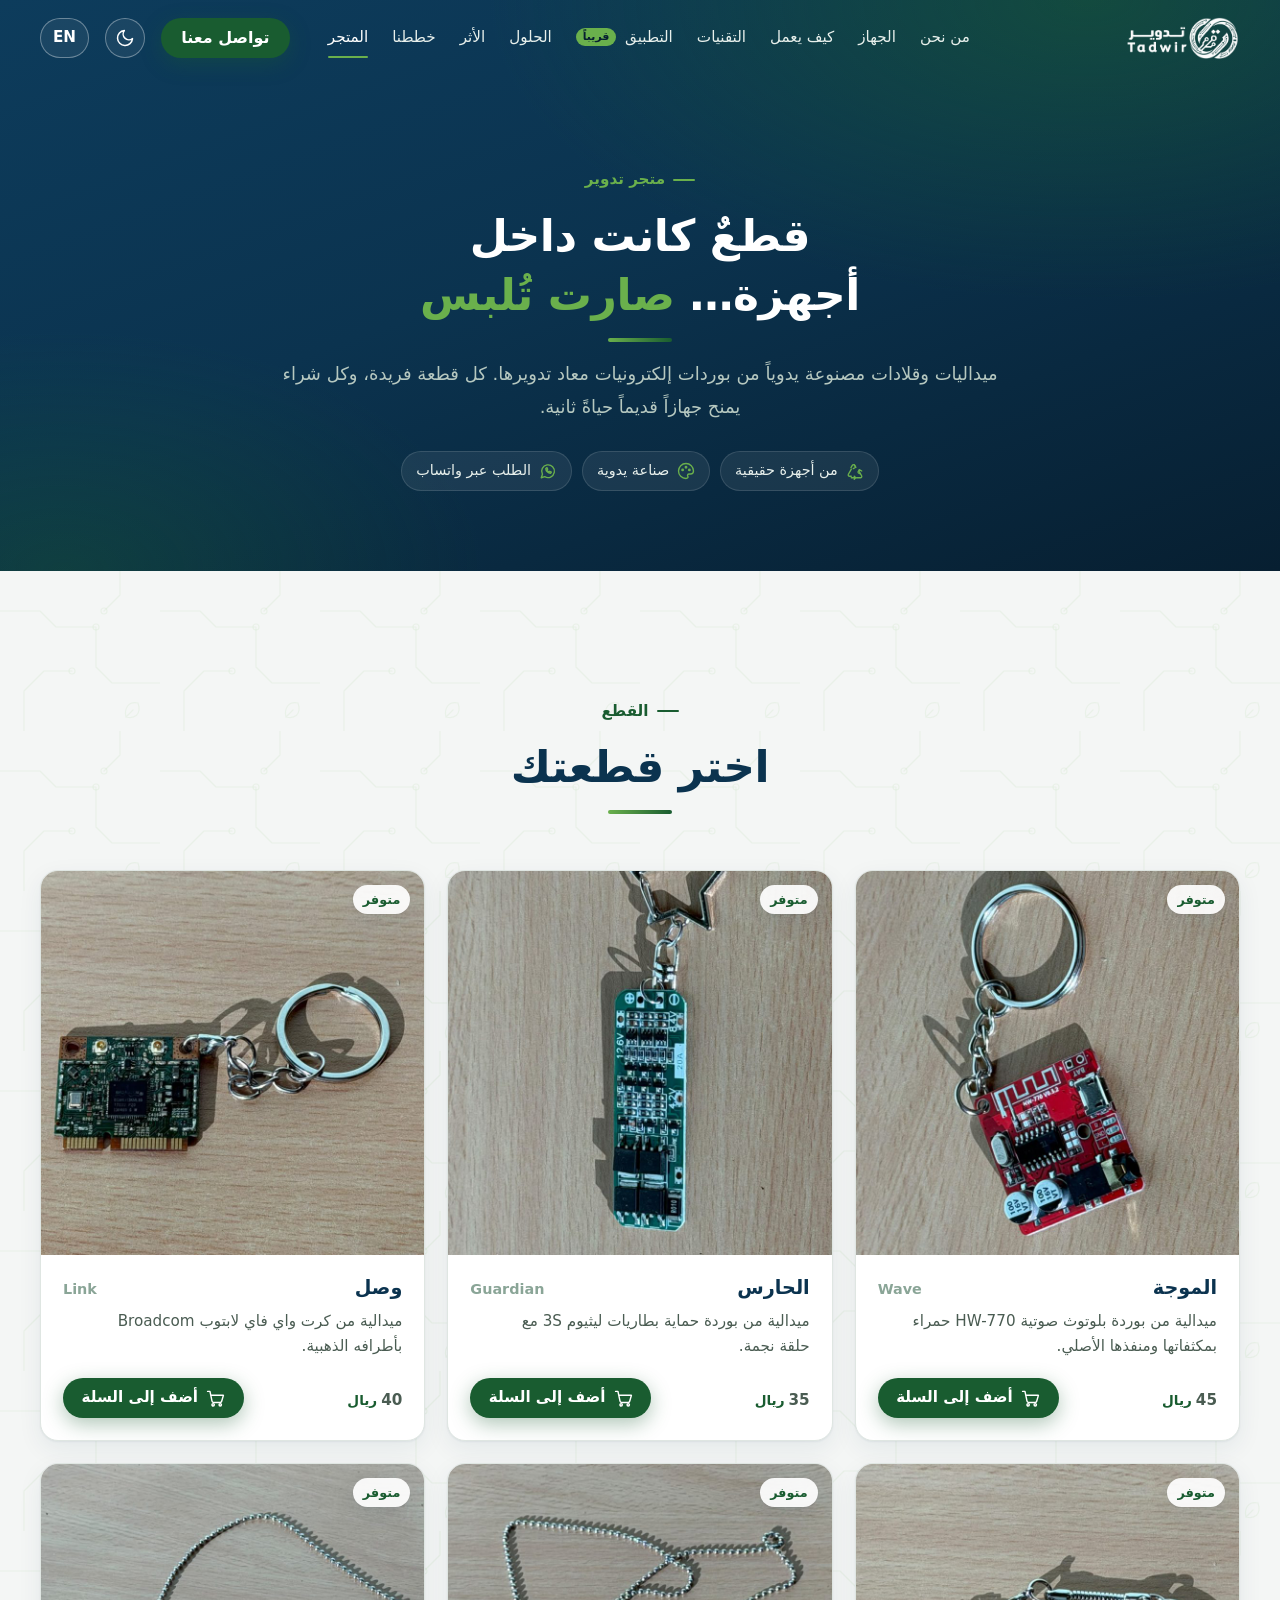
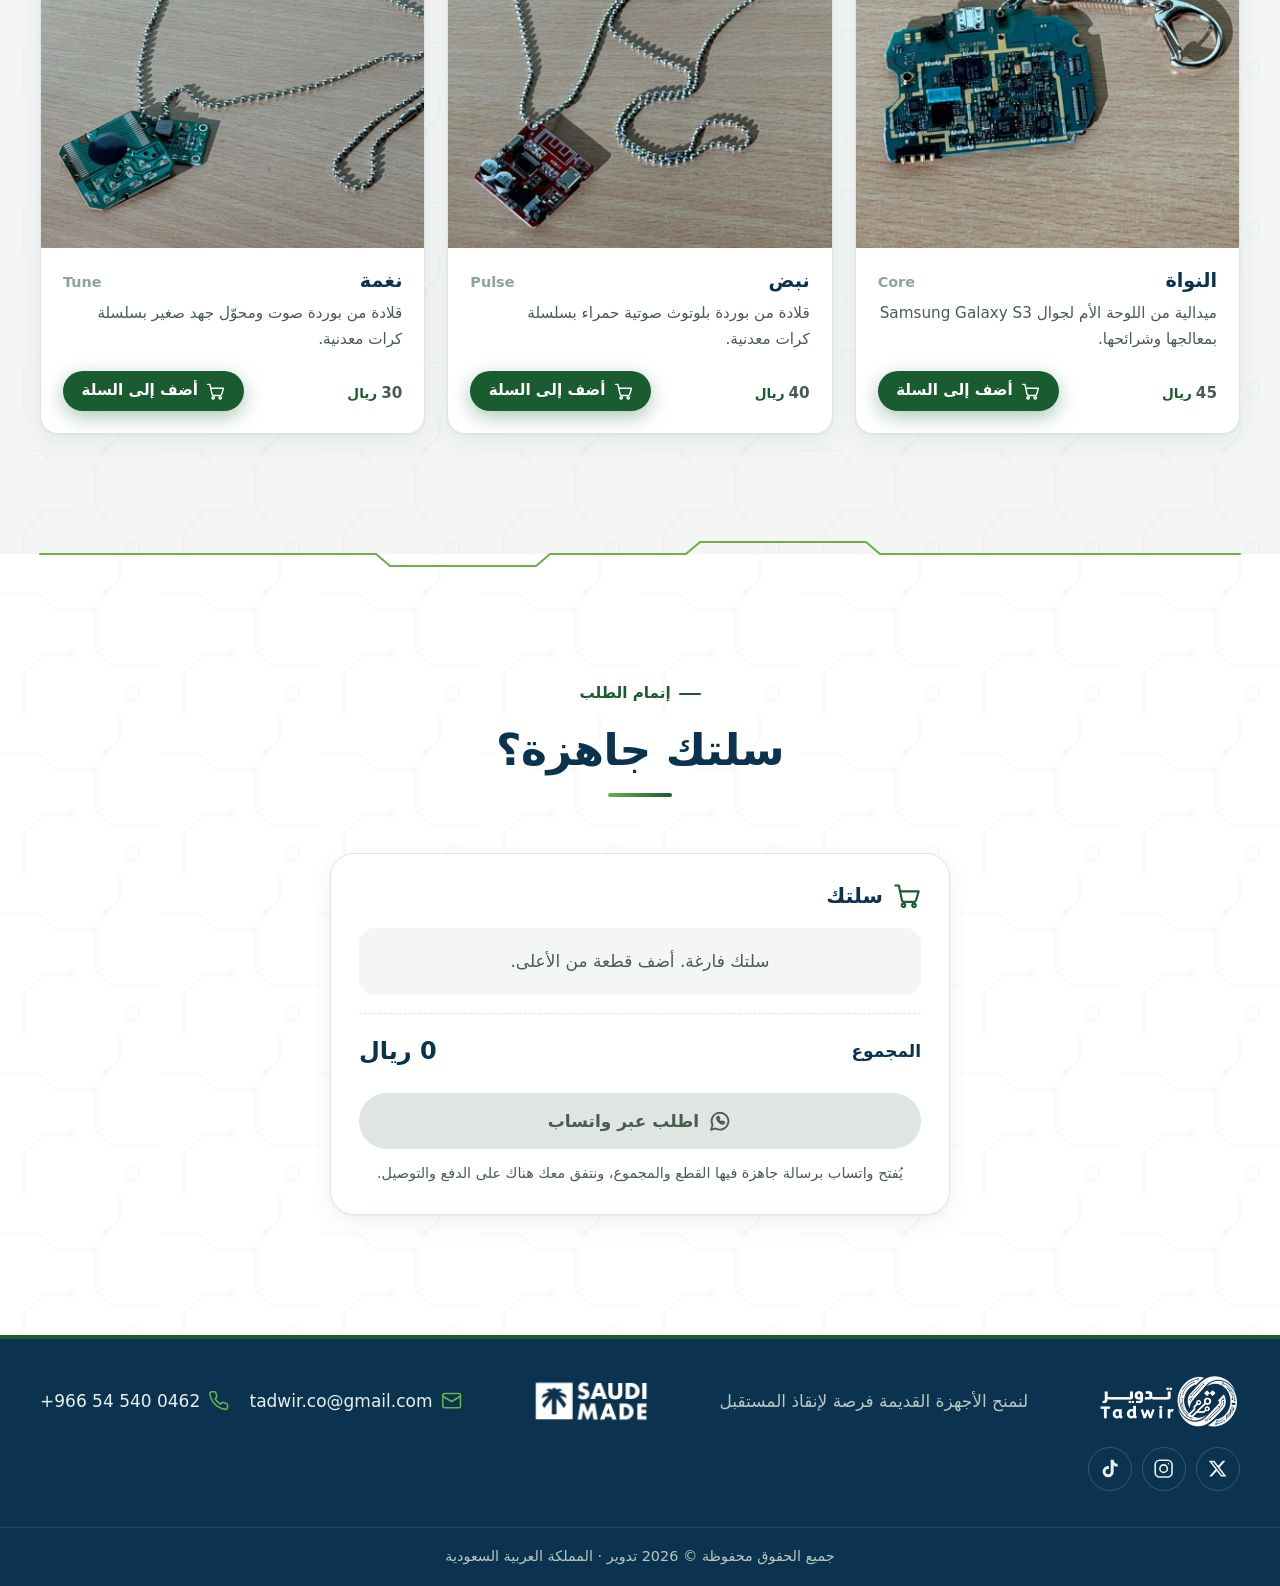
<file: store.html>
<!doctype html>
<html lang="ar" dir="rtl">
<head>
  <meta charset="utf-8">
  <meta name="viewport" content="width=device-width, initial-scale=1">
  <meta http-equiv="Content-Security-Policy" content="default-src 'self'; script-src 'self' https://cdnjs.cloudflare.com; style-src 'self' 'unsafe-inline' https://fonts.googleapis.com; font-src https://fonts.gstatic.com; img-src 'self' data:; connect-src 'self'; object-src 'none'; base-uri 'self'; form-action 'none'; upgrade-insecure-requests">
  <meta name="referrer" content="strict-origin-when-cross-origin">
  <title>المتجر | تدوير — ميداليات من بوردات معاد تدويرها</title>
  <meta name="description" content="ميداليات وقلادات مصنوعة يدوياً من بوردات إلكترونيات معاد تدويرها، من متجر تدوير.">
  <meta name="theme-color" content="#0b334f">
  <meta name="color-scheme" content="light">

  <meta property="og:type" content="website">
  <meta property="og:locale" content="ar_SA">
  <meta property="og:site_name" content="تدوير | Tadwir">
  <meta property="og:title" content="متجر تدوير | قطع كانت داخل أجهزة… صارت تُلبس">
  <meta property="og:description" content="ميداليات وقلادات مصنوعة يدوياً من بوردات إلكترونيات معاد تدويرها.">
  <meta property="og:url" content="https://tadwir.org/store.html">
  <meta property="og:image" content="https://tadwir.org/assets/store/wave.jpg">
  <link rel="canonical" href="https://tadwir.org/store.html">
  <meta name="twitter:card" content="summary_large_image">

  <link rel="icon" href="assets/favicon.ico" sizes="any">
  <link rel="icon" type="image/png" href="assets/icon-192.png" sizes="192x192">
  <link rel="apple-touch-icon" href="assets/apple-touch-icon.png">

  <link rel="preconnect" href="https://fonts.googleapis.com">
  <link rel="preconnect" href="https://fonts.gstatic.com" crossorigin>
  <link rel="stylesheet" href="https://fonts.googleapis.com/css2?family=IBM+Plex+Sans+Arabic:wght@300;400;500;600;700&display=swap">
  <script src="js/theme.js"></script>
  <link rel="stylesheet" href="css/style.css">
  <link rel="stylesheet" href="css/store.css">
</head>
<body class="store-page">

<!-- SVG icon sprite (same as index.html + shop icons) -->
<svg width="0" height="0" style="position:absolute" aria-hidden="true" focusable="false">
  <defs>
    <symbol id="i-cpu" viewBox="0 0 24 24"><rect x="6" y="6" width="12" height="12" rx="2"/><rect x="9.5" y="9.5" width="5" height="5" rx="1"/><path d="M9 2v4M15 2v4M9 18v4M15 18v4M2 9h4M2 15h4M18 9h4M18 15h4"/></symbol>
    <symbol id="i-leaf" viewBox="0 0 24 24"><path d="M11 20A7 7 0 0 1 9.8 6.1C15.5 5 17 4.5 19 2c1 2 2 4.2 2 8 0 5.5-4.8 10-10 10Z"/><path d="M2 21c0-3 1.9-5.4 5.1-6C9.5 14.5 12 13 13 12"/></symbol>
    <symbol id="i-shield" viewBox="0 0 24 24"><path d="M12 22s8-4 8-10V5l-8-3-8 3v7c0 6 8 10 8 10Z"/><path d="m9 12 2 2 4-4"/></symbol>
    <symbol id="i-users" viewBox="0 0 24 24"><circle cx="9" cy="7" r="4"/><path d="M2 21v-1a6 6 0 0 1 6-6h2a6 6 0 0 1 6 6v1"/><path d="M16 3.1a4 4 0 0 1 0 7.8M22 21v-1a6 6 0 0 0-4-5.6"/></symbol>
    <symbol id="i-flag" viewBox="0 0 24 24"><path d="M4 22V4"/><path d="M4 4h12l-2 4 2 4H4"/></symbol>
    <symbol id="i-recycle" viewBox="0 0 24 24"><path d="M7 19H4.8a1.8 1.8 0 0 1-1.6-2.7L7.1 9.6"/><path d="m11 19 2 2-2 2M13 21H7"/><path d="M11.2 3.8 13 7l-3.3 1.8"/><path d="m13 7-1.5-2.6a1.8 1.8 0 0 0-3.1 0L6.6 7.6"/><path d="m16.5 14.5 2.6 1.5"/><path d="M14 21h5.2a1.8 1.8 0 0 0 1.6-2.7l-3.1-5.4"/><path d="m21 12-3.3-1.8L16 13.4"/></symbol>
    <symbol id="i-truck" viewBox="0 0 24 24"><path d="M2 6h12v11H2zM14 10h4l4 4v3h-8"/><circle cx="6.5" cy="18" r="2"/><circle cx="17.5" cy="18" r="2"/></symbol>
    <symbol id="i-database" viewBox="0 0 24 24"><ellipse cx="12" cy="5" rx="8" ry="3"/><path d="M4 5v14c0 1.7 3.6 3 8 3s8-1.3 8-3V5"/><path d="M4 12c0 1.7 3.6 3 8 3s8-1.3 8-3"/></symbol>
    <symbol id="i-bulb" viewBox="0 0 24 24"><path d="M9 18h6M10 22h4"/><path d="M12 2a7 7 0 0 0-4 12.7c.6.5 1 1.3 1 2.3h6c0-1 .4-1.8 1-2.3A7 7 0 0 0 12 2Z"/></symbol>
    <symbol id="i-megaphone" viewBox="0 0 24 24"><path d="M3 11v3a1 1 0 0 0 1 1h3l6 4V6L7 10H4a1 1 0 0 0-1 1Z"/><path d="M17 8a5 5 0 0 1 0 8M20 5a9 9 0 0 1 0 14"/></symbol>
    <symbol id="i-eye" viewBox="0 0 24 24"><path d="M2 12s3.6-7 10-7 10 7 10 7-3.6 7-10 7S2 12 2 12Z"/><circle cx="12" cy="12" r="3"/></symbol>
    <symbol id="i-target" viewBox="0 0 24 24"><circle cx="12" cy="12" r="10"/><circle cx="12" cy="12" r="6"/><circle cx="12" cy="12" r="2"/></symbol>
    <symbol id="i-scan" viewBox="0 0 24 24"><path d="M3 7V5a2 2 0 0 1 2-2h2M17 3h2a2 2 0 0 1 2 2v2M21 17v2a2 2 0 0 1-2 2h-2M7 21H5a2 2 0 0 1-2-2v-2"/><path d="M7 12h10"/></symbol>
    <symbol id="i-qr" viewBox="0 0 24 24"><rect x="3" y="3" width="7" height="7" rx="1"/><rect x="14" y="3" width="7" height="7" rx="1"/><rect x="3" y="14" width="7" height="7" rx="1"/><path d="M14 14h3v3h-3zM20 14v.01M14 20h.01M17 17h4v4h-4"/></symbol>
    <symbol id="i-activity" viewBox="0 0 24 24"><path d="M22 12h-4l-3 9L9 3l-3 9H2"/></symbol>
    <symbol id="i-tag" viewBox="0 0 24 24"><path d="M12.6 2.6A2 2 0 0 0 11.2 2H4a2 2 0 0 0-2 2v7.2a2 2 0 0 0 .6 1.4l8.7 8.7a2.4 2.4 0 0 0 3.4 0l6.6-6.6a2.4 2.4 0 0 0 0-3.4Z"/><circle cx="7.5" cy="7.5" r="1.5"/></symbol>
    <symbol id="i-drive" viewBox="0 0 24 24"><rect x="2" y="13" width="20" height="8" rx="2"/><path d="M5.5 5.6 2 13h20l-3.5-7.4A2 2 0 0 0 16.7 4H7.3a2 2 0 0 0-1.8 1.6ZM6 17h.01M10 17h.01"/></symbol>
    <symbol id="i-lock" viewBox="0 0 24 24"><rect x="4" y="11" width="16" height="11" rx="2"/><path d="M8 11V7a4 4 0 0 1 8 0v4"/></symbol>
    <symbol id="i-key" viewBox="0 0 24 24"><circle cx="7.5" cy="15.5" r="5.5"/><path d="m11.5 11.5 9-9M15.5 7.5l3 3M18 5l3 3"/></symbol>
    <symbol id="i-ban" viewBox="0 0 24 24"><circle cx="12" cy="12" r="10"/><path d="m4.9 4.9 14.2 14.2"/></symbol>
    <symbol id="i-award" viewBox="0 0 24 24"><circle cx="12" cy="8" r="6"/><path d="M8.2 13.4 7 22l5-3 5 3-1.2-8.6"/></symbol>
    <symbol id="i-user" viewBox="0 0 24 24"><circle cx="12" cy="8" r="5"/><path d="M20 21a8 8 0 0 0-16 0"/></symbol>
    <symbol id="i-building" viewBox="0 0 24 24"><rect x="4" y="2" width="16" height="20" rx="2"/><path d="M9 22v-4h6v4M8 6h.01M12 6h.01M16 6h.01M8 10h.01M12 10h.01M16 10h.01M8 14h.01M12 14h.01M16 14h.01"/></symbol>
    <symbol id="i-factory" viewBox="0 0 24 24"><path d="M2 20V9l6 4V9l6 4V4h8v16Z"/><path d="M6 17h.01M11 17h.01M16 17h.01"/></symbol>
    <symbol id="i-headset" viewBox="0 0 24 24"><path d="M3 14v-2a9 9 0 0 1 18 0v2"/><path d="M21 14v3a2 2 0 0 1-2 2h-1v-7h3M3 14v3a2 2 0 0 0 2 2h1v-7H3M18 19c0 1.7-2.7 3-6 3"/></symbol>
    <symbol id="i-map" viewBox="0 0 24 24"><path d="M20 10c0 6-8 12-8 12S4 16 4 10a8 8 0 0 1 16 0Z"/><circle cx="12" cy="10" r="3"/></symbol>
    <symbol id="i-bot" viewBox="0 0 24 24"><rect x="3" y="8" width="18" height="12" rx="3"/><path d="M12 8V4M8 4h8M9 14h.01M15 14h.01"/></symbol>
    <symbol id="i-receipt" viewBox="0 0 24 24"><path d="M4 2v20l3-2 2 2 3-2 3 2 2-2 3 2V2l-3 2-2-2-3 2-3-2-2 2Z"/><path d="M8 8h8M8 12h8M8 16h5"/></symbol>
    <symbol id="i-gift" viewBox="0 0 24 24"><rect x="3" y="8" width="18" height="4" rx="1"/><path d="M12 8v13M19 12v7a2 2 0 0 1-2 2H7a2 2 0 0 1-2-2v-7M7.5 8a2.5 2.5 0 0 1 0-5C10 3 12 8 12 8s2-5 4.5-5a2.5 2.5 0 0 1 0 5"/></symbol>
    <symbol id="i-trash" viewBox="0 0 24 24"><path d="M3 6h18M8 6V4h8v2M19 6l-1 14a2 2 0 0 1-2 2H8a2 2 0 0 1-2-2L5 6M10 11v6M14 11v6"/></symbol>
    <symbol id="i-chart" viewBox="0 0 24 24"><path d="M3 3v18h18"/><path d="M7 16v-4M12 16V8M17 16v-7"/></symbol>
    <symbol id="i-box" viewBox="0 0 24 24"><path d="M21 8 12 3 3 8v8l9 5 9-5Z"/><path d="m3 8 9 5 9-5M12 13v8"/></symbol>
    <symbol id="i-globe" viewBox="0 0 24 24"><circle cx="12" cy="12" r="10"/><path d="M2 12h20M12 2a15 15 0 0 1 0 20M12 2a15 15 0 0 0 0 20"/></symbol>
    <symbol id="i-calendar" viewBox="0 0 24 24"><rect x="3" y="4" width="18" height="18" rx="2"/><path d="M16 2v4M8 2v4M3 10h18"/></symbol>
    <symbol id="i-palette" viewBox="0 0 24 24"><path d="M12 22a10 10 0 1 1 10-10c0 2.8-2.2 4-4 4h-2a2 2 0 0 0-1.5 3.3c.6.8.1 2.7-2.5 2.7Z"/><circle cx="7.5" cy="10.5" r="1"/><circle cx="12" cy="7" r="1"/><circle cx="16.5" cy="10.5" r="1"/></symbol>
    <symbol id="i-handshake" viewBox="0 0 24 24"><path d="m11 17 2 2a1.4 1.4 0 0 0 2-2"/><path d="m14 14 2.5 2.5a1.4 1.4 0 0 0 2-2l-3.9-3.9a3 3 0 0 0-4.2 0l-.9.9a1.4 1.4 0 0 1-2-2l2.8-2.8a5.8 5.8 0 0 1 7.1-.9l.5.3a4 4 0 0 0 2.6.6H21l1 1v6M2 6l1-1h2.5M2 13l6 6a1.4 1.4 0 0 0 2-2"/></symbol>
    <symbol id="i-check" viewBox="0 0 24 24"><path d="M20 6 9 17l-5-5"/></symbol>
    <symbol id="i-arrow" viewBox="0 0 24 24"><path d="M19 12H5M12 19l-7-7 7-7"/></symbol>
    <symbol id="i-down" viewBox="0 0 24 24"><path d="m6 9 6 6 6-6"/></symbol>
    <symbol id="i-send" viewBox="0 0 24 24"><path d="M22 2 11 13M22 2l-7 20-4-9-9-4Z"/></symbol>
    <symbol id="i-mail" viewBox="0 0 24 24"><rect x="2" y="4" width="20" height="16" rx="2"/><path d="m22 7-10 6L2 7"/></symbol>
    <symbol id="i-phone" viewBox="0 0 24 24"><path d="M22 16.9v3a2 2 0 0 1-2.2 2 19.8 19.8 0 0 1-8.6-3.1 19.5 19.5 0 0 1-6-6A19.8 19.8 0 0 1 2.1 4.2 2 2 0 0 1 4.1 2h3a2 2 0 0 1 2 1.7c.1 1 .4 1.9.7 2.8a2 2 0 0 1-.5 2.1L8 9.9a16 16 0 0 0 6 6l1.3-1.3a2 2 0 0 1 2.1-.4c.9.3 1.8.6 2.8.7a2 2 0 0 1 1.8 2Z"/></symbol>
    <symbol id="i-x" viewBox="0 0 24 24"><path d="M17.8 3h3.1l-6.7 7.6L22 21h-6.2l-4.8-6.3L5.5 21H2.4l7.2-8.2L2 3h6.3l4.4 5.8Zm-1.1 16.2h1.7L7.4 4.7H5.6Z" fill="currentColor" stroke="none"/></symbol>
    <symbol id="i-instagram" viewBox="0 0 24 24"><rect x="2.5" y="2.5" width="19" height="19" rx="5"/><circle cx="12" cy="12" r="4.2"/><path d="M17.5 6.5h.01"/></symbol>
    <symbol id="i-tiktok" viewBox="0 0 24 24"><path d="M16.6 2h-3.4v13.4a2.9 2.9 0 1 1-2-2.8V9.1a6.3 6.3 0 1 0 5.4 6.3V8.6a7.8 7.8 0 0 0 4.4 1.4V6.6a4.4 4.4 0 0 1-4.4-4.6Z" fill="currentColor" stroke="none"/></symbol>
    <symbol id="i-cart" viewBox="0 0 24 24"><circle cx="9" cy="20" r="1.5"/><circle cx="18" cy="20" r="1.5"/><path d="M2 3h3l2.6 12.4a2 2 0 0 0 2 1.6h8.2a2 2 0 0 0 2-1.5L22 8H6.2"/></symbol>
    <symbol id="i-plus" viewBox="0 0 24 24"><path d="M12 5v14M5 12h14"/></symbol>
    <symbol id="i-minus" viewBox="0 0 24 24"><path d="M5 12h14"/></symbol>
    <symbol id="i-copy" viewBox="0 0 24 24"><rect x="9" y="9" width="12" height="12" rx="2"/><path d="M5 15H4a2 2 0 0 1-2-2V4a2 2 0 0 1 2-2h9a2 2 0 0 1 2 2v1"/></symbol>
    <symbol id="i-upload" viewBox="0 0 24 24"><path d="M21 15v4a2 2 0 0 1-2 2H5a2 2 0 0 1-2-2v-4M17 8l-5-5-5 5M12 3v12"/></symbol>
    <symbol id="i-file" viewBox="0 0 24 24"><path d="M14 2H6a2 2 0 0 0-2 2v16a2 2 0 0 0 2 2h12a2 2 0 0 0 2-2V8Z"/><path d="M14 2v6h6M9 13h6M9 17h6"/></symbol>
    <symbol id="i-whatsapp" viewBox="0 0 24 24"><path d="M3 21l1.6-4.6A8.5 8.5 0 1 1 7.7 19.6Z"/><path d="M9 8.6c0 3.3 3 6.4 6.4 6.4l1.1-1.6-2.1-1-1 .9c-1.2-.5-2.2-1.5-2.7-2.7l.9-1-1-2.1Z"/></symbol>
    <symbol id="i-alert" viewBox="0 0 24 24"><circle cx="12" cy="12" r="10"/><path d="M12 8v4M12 16h.01"/></symbol>
    <symbol id="i-sun" viewBox="0 0 24 24"><circle cx="12" cy="12" r="4"/><path d="M12 2v2M12 20v2M4.9 4.9l1.4 1.4M17.7 17.7l1.4 1.4M2 12h2M20 12h2M4.9 19.1l1.4-1.4M17.7 6.3l1.4-1.4"/></symbol>
    <symbol id="i-moon" viewBox="0 0 24 24"><path d="M21 12.8A9 9 0 1 1 11.2 3a7 7 0 0 0 9.8 9.8Z"/></symbol>
    <symbol id="i-up" viewBox="0 0 24 24"><path d="M12 19V5M5 12l7-7 7 7"/></symbol>
  </defs>
</svg>

<div class="scroll-progress" id="scroll-progress" aria-hidden="true"></div>
<a class="skip-link" href="#main">تخطَّ إلى المحتوى</a>

<!-- Navbar (same as index.html; links point back to the home page) -->
<header class="nav" id="nav">
  <div class="container nav__inner">
    <a class="nav__brand" href="index.html" aria-label="تدوير — العودة إلى الأعلى">
      <img src="assets/logo-white.webp" alt="شعار تدوير" width="557" height="207" class="nav__logo">
    </a>
    <nav class="nav__menu" id="nav-menu" aria-label="التنقل الرئيسي">
      <ul class="nav__links">
        <li><a href="index.html#about">من نحن</a></li>
        <li><a href="index.html#device">الجهاز</a></li>
        <li><a href="index.html#how">كيف يعمل</a></li>
        <li><a href="index.html#tech">التقنيات</a></li>
        <li><a href="index.html#app">التطبيق <span class="soon">قريباً</span></a></li>
        <li><a href="index.html#solutions">الحلول</a></li>
        <li><a href="index.html#impact">الأثر</a></li>
        <li><a href="index.html#future">خططنا</a></li>
        <li><a href="store.html" aria-current="page">المتجر</a></li>
      </ul>
      <a class="btn btn--primary nav__cta" href="index.html#contact">تواصل معنا</a>
    </nav>
    <button class="theme-toggle" id="theme-toggle" type="button" aria-label="تبديل الوضع الداكن والفاتح"><svg class="ic ic--moon"><use href="#i-moon"/></svg><svg class="ic ic--sun"><use href="#i-sun"/></svg></button>
    <button class="lang-toggle" id="lang-toggle" type="button" lang="en" aria-label="Switch to English">EN</button>
    <button class="nav__toggle" id="nav-toggle" aria-label="فتح القائمة" aria-expanded="false" aria-controls="nav-menu">
      <span></span><span></span><span></span>
    </button>
  </div>
</header>

<main id="main">

<!-- Store intro -->
<section class="store-hero" id="top">
  <div class="container">
    <div class="section__head section__head--light">
      <p class="eyebrow eyebrow--light" data-t="heroEyebrow">متجر تدوير</p>
      <h1 class="section__title"><span data-t="heroTitleA">قطعٌ كانت داخل أجهزة…</span> <span class="hl-light" data-t="heroTitleB">صارت تُلبس</span></h1>
      <p class="section__lead" data-t="heroLead">ميداليات وقلادات مصنوعة يدوياً من بوردات إلكترونيات معاد تدويرها. كل قطعة فريدة، وكل شراء يمنح جهازاً قديماً حياةً ثانية.</p>
      <ul class="hero__chips store-hero__chips">
        <li><svg class="ic"><use href="#i-recycle"/></svg><span data-t="chip1">من أجهزة حقيقية</span></li>
        <li><svg class="ic"><use href="#i-palette"/></svg><span data-t="chip2">صناعة يدوية</span></li>
        <li><svg class="ic"><use href="#i-whatsapp"/></svg><span data-t="chip3">الطلب عبر واتساب</span></li>
      </ul>
    </div>
  </div>
</section>

<!-- Products -->
<section class="section section--tint" id="shop">
  <div class="container">
    <div class="section__head">
      <p class="eyebrow" data-t="shopEyebrow">القطع</p>
      <h2 class="section__title" data-t="shopTitle">اختر قطعتك</h2>
    </div>
    <div class="store-grid" id="products" aria-live="polite">
      <p class="store-note" data-t="loading">جارٍ تحميل المنتجات…</p>
    </div>
  </div>
</section>

<!-- Cart & checkout -->
<section class="section" id="checkout">
  <div class="container">
    <div class="section__head">
      <p class="eyebrow" data-t="coEyebrow">إتمام الطلب</p>
      <h2 class="section__title" data-t="coTitle">سلتك جاهزة؟</h2>
    </div>

    <div class="checkout" id="checkout-body">
      <!-- Cart -->
      <aside class="csr__col cart" aria-labelledby="cart-title">
        <h3 class="csr__title" id="cart-title"><svg class="ic"><use href="#i-cart"/></svg><span data-t="cartTitle">سلتك</span></h3>
        <ul class="cart__list" id="cart-list"></ul>
        <p class="cart__empty" id="cart-empty" data-t="cartEmpty">سلتك فارغة. أضف قطعة من الأعلى.</p>
        <div class="cart__total">
          <span data-t="total">المجموع</span>
          <strong id="cart-total">0</strong>
        </div>
        <p class="store-alert" id="form-alert" role="alert" hidden></p>
        <a class="btn btn--primary btn--lg btn--block wa-btn" id="wa-btn" href="https://wa.me/966545400462" target="_blank" rel="noopener">
          <svg class="ic"><use href="#i-whatsapp"/></svg><span data-t="waOrder">اطلب عبر واتساب</span>
        </a>
        <p class="store-note cart__hint" data-t="waHint">يُفتح واتساب برسالة جاهزة فيها القطع والمجموع، ونتفق معك هناك على الدفع والتوصيل.</p>
      </aside>
    </div>
  </div>
</section>

</main>

<!-- Floating cart button -->
<a class="btn btn--primary cart-fab" id="cart-fab" href="#checkout" hidden>
  <svg class="ic"><use href="#i-cart"/></svg><span data-t="cartFab">السلة</span>
  <span class="cart-fab__count" id="cart-fab-count">0</span>
</a>
<p class="visually-hidden" id="sr-status" aria-live="polite"></p>

<a class="to-top" id="to-top" href="#top" aria-label="العودة إلى الأعلى"><svg class="ic"><use href="#i-up"/></svg></a>

<footer class="footer">
  <div class="container footer__inner">
    <a href="index.html" class="footer__brand" aria-label="تدوير — العودة إلى الأعلى">
      <img src="assets/logo-white.webp" alt="شعار تدوير" width="557" height="207" loading="lazy">
    </a>
    <p class="footer__tag">لنمنح الأجهزة القديمة فرصة لإنقاذ المستقبل</p>
    <span class="saudi-made saudi-made--footer"><svg viewBox="46 52 348 122" role="img" aria-label="صنع في السعودية" fill="currentColor" fill-rule="evenodd"><mask id="sm-cut-foot" maskUnits="userSpaceOnUse" x="51.2" y="56.8" width="112.5" height="112.6"><rect x="51.2" y="56.8" width="112.5" height="112.6" fill="#fff"/><g class="sm-palm" fill="#000"><path d="M134.6,109.8c6.1,8.1,9.5,13.9,9.5,13.9c-2.1,3.7-4.4,7.6-7,11.7c0,0-3.8-6.3-10.5-15.2 c-3.4-4.5-12.1-14.4-12.2-14.5c0,0.2,0,43.4,0,47.5l0,0c0,0,0,0,0,0.1h-14.1c0-4.1,0-47.4,0-47.5c-0.1,0.1-8.8,10.1-12.2,14.5 c-6.7,8.8-10.5,15.2-10.5,15.2c-2.6-4.2-4.9-8.1-7-11.7c0,0,3.4-5.9,9.5-13.9c2.7-3.6,9.2-10.9,10.9-12.8c-4.6,0.9-8.9,2-12.2,3 c-3.1,1-5.5,2-7,2.8c-1.5,0.7-2.3,1.1-2.3,1.1c1-3.8,2.1-7.2,3.3-10.2c0,0,0.7-0.5,2.1-1.3c1.5-0.9,3.7-2,6.6-3.2 c3.1-1.2,6.9-2.4,11.3-3.4c-0.1-0.1-2.9-2.3-4-3c-5.1-3.3-7-2.2-7-2.2c2.5-1.8,5.1-3.3,7.6-4.3c0,0,0.4-0.2,1.2-0.4 c0.8-0.2,2.1-0.3,3.8,0c1.9,0.4,7.3,2.9,7.4,3c0-0.1,0.3-2.5,0.4-3.4c0.3-2.5,0.8-2.4,1.3-2.4h8.1c0.4,0,1-0.1,1.3,2.4 c0.1,0.9,0.3,3.3,0.3,3.4c0.1-0.1,5.5-2.6,7.4-3c1.7-0.3,3-0.2,3.8,0c0.8,0.2,1.2,0.4,1.2,0.4c2.5,1,5.1,2.5,7.6,4.3 c0,0-2-1.1-7,2.2c-1.1,0.7-3.9,2.9-4,3c4.4,0.9,8.2,2.1,11.3,3.4c2.9,1.2,5.1,2.3,6.6,3.2c1.4,0.8,2.1,1.3,2.1,1.3 c1.2,3,2.3,6.4,3.3,10.2c0,0-0.8-0.4-2.3-1.1c-1.6-0.7-3.9-1.7-7-2.8c-3.2-1.1-7.5-2.2-12.2-3C125.4,98.8,131.9,106.2,134.6,109.8"/></g></mask><rect class="sm-mark" x="51.2" y="56.8" width="112.5" height="112.6" rx="3" mask="url(#sm-cut-foot)"/><path class="sm-l" style="--i:0" d="M208.1,70.6c-1.4-1.1-2.8-1.9-4.1-2.5c-1.4-0.5-2.7-0.8-4-0.8c-1.6,0-3,0.4-4,1.2 c-1,0.8-1.6,1.8-1.6,3c0,0.9,0.3,1.6,0.8,2.1c0.5,0.6,1.2,1,2,1.4c0.8,0.4,1.8,0.8,2.8,1.1c1.1,0.3,2.1,0.6,3.1,1 c4.1,1.4,7.2,3.2,9.1,5.5c1.9,2.3,2.9,5.3,2.9,9c0,2.5-0.4,4.8-1.3,6.8c-0.8,2-2.1,3.7-3.7,5.2c-1.6,1.4-3.6,2.6-5.9,3.3 c-2.3,0.8-5,1.2-8,1.2c-6.1,0-11.8-1.8-17.1-5.5l5.4-10.2c1.9,1.7,3.8,2.9,5.6,3.7c1.8,0.8,3.7,1.2,5.5,1.2c2.1,0,3.6-0.5,4.6-1.4 c1-0.9,1.5-2,1.5-3.2c0-0.7-0.1-1.4-0.4-1.9c-0.3-0.5-0.7-1-1.3-1.5c-0.6-0.4-1.4-0.9-2.4-1.2c-1-0.4-2.1-0.8-3.5-1.3 c-1.6-0.5-3.2-1.1-4.8-1.7c-1.6-0.6-3-1.4-4.2-2.5c-1.2-1-2.2-2.3-3-3.9c-0.8-1.6-1.1-3.6-1.1-6c0-2.4,0.4-4.6,1.2-6.5 c0.8-2,1.9-3.6,3.4-5c1.4-1.4,3.2-2.5,5.3-3.3c2.1-0.8,4.4-1.2,7-1.2c2.4,0,4.9,0.3,7.5,1c2.6,0.7,5.1,1.6,7.5,2.9L208.1,70.6"/><path class="sm-l" style="--i:1" d="M249.3,88.7l-5.7-16.2L238,88.7H249.3z M252.7,98.3h-18.1l-2.9,8.5h-13.5L236.7,58h13.8 l18.6,48.8h-13.5L252.7,98.3L252.7,98.3z"/><path class="sm-l" style="--i:2" d="M285.4,58v26.5c0,1.4,0.1,2.9,0.2,4.4c0.1,1.5,0.4,2.8,1,4c0.5,1.2,1.4,2.2,2.5,2.9 c1.2,0.8,2.8,1.1,4.9,1.1c2.1,0,3.7-0.4,4.9-1.1c1.1-0.8,2-1.7,2.6-2.9c0.6-1.2,0.9-2.6,1-4c0.1-1.5,0.2-2.9,0.2-4.4V58h12.6v28.3 c0,7.6-1.7,13.1-5.2,16.6c-3.5,3.5-8.8,5.2-16,5.2c-7.2,0-12.5-1.7-16-5.2c-3.5-3.5-5.2-9-5.2-16.6V58H285.4"/><path class="sm-l" style="--i:3" d="M338.1,96.1h2.9c2.2,0,4.2-0.3,5.9-1c1.7-0.7,3.2-1.6,4.4-2.8c1.2-1.2,2.1-2.6,2.7-4.3 c0.6-1.7,0.9-3.5,0.9-5.5c0-1.9-0.3-3.7-1-5.4c-0.6-1.7-1.6-3.1-2.8-4.3c-1.2-1.2-2.6-2.2-4.4-2.8c-1.7-0.7-3.7-1-5.8-1h-2.9V96.1 z M325.5,58h18.8c3.3,0,6.4,0.7,9.4,2c2.9,1.3,5.5,3.1,7.6,5.3c2.2,2.2,3.9,4.8,5.1,7.8c1.2,2.9,1.9,6,1.9,9.3 c0,3.2-0.6,6.3-1.8,9.2c-1.2,3-2.9,5.6-5.1,7.8c-2.2,2.2-4.7,4-7.6,5.4c-2.9,1.3-6,2-9.4,2h-18.8V58L325.5,58z"/><polygon class="sm-l" style="--i:4" points="376.3,106.8 389,106.8 389,58 376.3,58"/><polygon class="sm-l" style="--i:5" points="219.4,120.8 209.7,146.7 199.9,120.8 187.4,120.8 179.2,169.4 191.7,169.4 195.9,141.4 206.8,169.4 211.9,169.4 223.4,141.4 227.5,169.4 240.1,169.4 231.9,120.8 219.4,120.8"/><path class="sm-l" style="--i:6" d="M265.6,120.8l-18.5,48.6h13.5l2.9-8.5h18.1l2.9,8.5h13.5l-18.5-48.6H265.6z M272.5,135.2 l5.7,16.2h-11.3L272.5,135.2L272.5,135.2z"/><path class="sm-l" style="--i:7" d="M319.7,158.7h2.9c2.2,0,4.1-0.3,5.9-1c1.7-0.7,3.2-1.6,4.4-2.8c1.2-1.2,2.1-2.6,2.7-4.3 c0.6-1.7,0.9-3.5,0.9-5.5c0-1.9-0.3-3.7-1-5.4c-0.6-1.7-1.6-3.1-2.7-4.3c-1.2-1.2-2.6-2.2-4.4-2.8c-1.7-0.7-3.7-1-5.8-1h-2.9 V158.7z M307.1,120.8h18.7c3.3,0,6.4,0.7,9.3,2c2.9,1.3,5.4,3.1,7.6,5.3c2.2,2.2,3.9,4.8,5.1,7.7c1.2,2.9,1.9,6,1.9,9.3 c0,3.2-0.6,6.2-1.8,9.2c-1.2,2.9-2.9,5.5-5.1,7.8c-2.2,2.2-4.7,4-7.6,5.4c-2.9,1.3-6,2-9.4,2h-18.7V120.8L307.1,120.8z"/><polygon class="sm-l" style="--i:8" points="361.3,120.8 361.3,169.4 389,169.4 389,158.7 374,158.7 374,150.3 388.2,150.3 388.2,139.6 374,139.6 374,131.5 389,131.5 389,120.8 361.3,120.8"/></svg></span>
    <ul class="footer__contact">
      <li><svg class="ic"><use href="#i-mail"/></svg><a href="mailto:tadwir.co@gmail.com" dir="ltr">tadwir.co@gmail.com</a></li>
      <li><svg class="ic"><use href="#i-phone"/></svg><a href="tel:+966545400462" dir="ltr">+966 54 540 0462</a></li>
    </ul>
    <ul class="footer__social">
      <li><a href="https://x.com/Tadwir.sc" target="_blank" rel="noopener" aria-label="منصة X"><svg class="ic"><use href="#i-x"/></svg></a></li>
      <li><a href="https://www.instagram.com/tadwir.sc" target="_blank" rel="noopener" aria-label="إنستغرام"><svg class="ic"><use href="#i-instagram"/></svg></a></li>
      <li><a href="https://www.tiktok.com/@tadwir.sc" target="_blank" rel="noopener" aria-label="تيك توك"><svg class="ic"><use href="#i-tiktok"/></svg></a></li>
    </ul>
  </div>
  <div class="footer__bottom">
    <div class="container"><p>جميع الحقوق محفوظة © 2026 تدوير · المملكة العربية السعودية</p></div>
  </div>
</footer>

<script src="js/i18n.js" defer></script>
<script src="js/main.js" defer></script>
<script src="js/store.js" defer></script>
</body>
</html>
</file>
<file: css/style.css>
/* ==========================================================
   Tadwir — تدوير | Landing page styles
   ========================================================== */

:root {
  --green: #195c30;
  --green-600: #14492a;
  --green-light: #6ab04c;
  --green-glow: rgba(106, 176, 76, .45);
  --navy: #0b334f;
  --navy-900: #071f31;
  --white: #ffffff;
  --gray: #f4f6f5;

  /* Theme tokens (light) — dark values below */
  --bg: #ffffff;
  --surface: #ffffff;
  --surface-2: #f4f6f5;
  --line: #dfe6e2;
  --text: #13261c;
  --muted: #4a5c52;
  --heading: #0b334f;
  --accent-text: #195c30;
  --sun-display: none;
  --moon-display: block;
  --on-dark: #e8f0ec;
  --on-dark-muted: #b6c8c0;

  --radius: 18px;
  --radius-sm: 12px;
  --shadow: 0 1px 2px rgba(11, 51, 79, .06), 0 8px 24px rgba(11, 51, 79, .07);
  --shadow-lg: 0 18px 50px rgba(11, 51, 79, .16);
  --ease: cubic-bezier(.22, .8, .24, 1);
  --nav-h: 76px;
  --font: "IBM Plex Sans Arabic", "Tajawal", system-ui, -apple-system, "Segoe UI", Tahoma, sans-serif;
  color-scheme: light;
}
@media (prefers-color-scheme: dark) {
  :root:not([data-theme="light"]) {
  --bg: #06182a; --surface: #0d2a40; --surface-2: #0a2236; --line: #1c3e57;
  --text: #e2ebe6; --muted: #a8bcb2; --heading: #f1f6f3; --accent-text: #86cc66;
  --shadow: 0 1px 2px rgba(0, 0, 0, .3), 0 8px 24px rgba(0, 0, 0, .28);
  --shadow-lg: 0 18px 50px rgba(0, 0, 0, .45);
  --sun-display: block; --moon-display: none;
  color-scheme: dark;
  }
}
:root[data-theme="dark"] {
  --bg: #06182a; --surface: #0d2a40; --surface-2: #0a2236; --line: #1c3e57;
  --text: #e2ebe6; --muted: #a8bcb2; --heading: #f1f6f3; --accent-text: #86cc66;
  --shadow: 0 1px 2px rgba(0, 0, 0, .3), 0 8px 24px rgba(0, 0, 0, .28);
  --shadow-lg: 0 18px 50px rgba(0, 0, 0, .45);
  --sun-display: block; --moon-display: none;
  color-scheme: dark;
}

*, *::before, *::after { box-sizing: border-box; }
html { scroll-behavior: smooth; scroll-padding-top: calc(var(--nav-h) + 8px); -webkit-text-size-adjust: 100%; }
body {
  margin: 0;
  font-family: var(--font);
  font-size: 1.0625rem;
  line-height: 1.8;
  color: var(--text);
  background: var(--bg);
  overflow-x: hidden;
  text-rendering: optimizeLegibility;
  -webkit-font-smoothing: antialiased;
}
img, svg, picture { display: block; max-width: 100%; }
img { height: auto; }
h1, h2, h3, h4 { margin: 0; line-height: 1.35; font-weight: 700; }
p { margin: 0; }
ul, ol { margin: 0; padding: 0; list-style: none; }
a { color: inherit; text-decoration: none; }
button, input, textarea { font: inherit; color: inherit; }
:focus-visible { outline: 3px solid var(--green-light); outline-offset: 3px; border-radius: 6px; }
bdi, [dir="ltr"] { unicode-bidi: isolate; }

.ic {
  width: 1.25em; height: 1.25em; flex: none;
  fill: none; stroke: currentColor; stroke-width: 1.8; stroke-linecap: round; stroke-linejoin: round;
}

.container { width: min(1200px, 100% - 32px); margin-inline: auto; }

.skip-link {
  position: fixed; top: 12px; right: 12px; z-index: 200;
  background: var(--green); color: #fff; padding: 10px 16px; border-radius: 10px;
  transform: translateY(-160%); transition: transform .2s;
}
.skip-link:focus { transform: none; }

/* ---------- Preloader ---------- */
.preloader {
  position: fixed; inset: 0; z-index: 300;
  display: grid; place-items: center;
  background: radial-gradient(circle at 50% 45%, #0f4466, var(--navy-900));
  transition: opacity .45s ease, visibility .45s;
  animation: pl-out .4s 3s forwards; /* failsafe if JS never runs */
}
@keyframes pl-out { to { opacity: 0; visibility: hidden; } }
.preloader.is-done { opacity: 0; visibility: hidden; }
.preloader__mark { width: 112px; height: 112px; stroke: var(--green-light); stroke-width: 4; stroke-linecap: round; stroke-linejoin: round; }
.pl-ring, .pl-trace { stroke-dasharray: 340; stroke-dashoffset: 340; animation: pl-draw 1s var(--ease) forwards; }
.pl-trace { stroke: #fff; stroke-width: 3; animation-delay: .15s; }
.pl-node { fill: var(--green-light); stroke: none; opacity: 0; animation: pl-fade .3s .7s forwards; }
.pl-dot { fill: #fff; stroke: none; opacity: 0; animation: pl-fade .3s .8s forwards; }
@keyframes pl-draw { to { stroke-dashoffset: 0; } }
@keyframes pl-fade { to { opacity: 1; } }

/* ---------- Buttons ---------- */
.btn {
  --bg: transparent;
  display: inline-flex; align-items: center; justify-content: center; gap: .55em;
  padding: .7em 1.35em; border-radius: 999px; border: 1.5px solid transparent;
  font-weight: 600; font-size: 1rem; line-height: 1.3; cursor: pointer; white-space: nowrap;
  background: var(--bg);
  transition: transform .3s var(--ease), box-shadow .3s var(--ease), background-color .3s, border-color .3s;
}
.btn .ic { transition: transform .3s var(--ease); }
.btn--primary { --bg: var(--green); color: #fff; box-shadow: 0 6px 20px rgba(25, 92, 48, .35); }
.btn--primary:hover { --bg: var(--green-600); transform: translateY(-2px); box-shadow: 0 10px 30px rgba(25, 92, 48, .45), 0 0 0 4px rgba(106, 176, 76, .18); }
.btn--primary:hover .ic { transform: translateX(-4px); }
.btn--ghost { color: #fff; border-color: rgba(255, 255, 255, .45); }
.btn--ghost:hover { border-color: var(--green-light); background: rgba(106, 176, 76, .12); transform: translateY(-2px); }
.btn--lg { padding: .9em 1.7em; font-size: 1.0625rem; }
.btn--block { width: 100%; }

/* ---------- Navbar ---------- */
.nav {
  position: fixed; inset: 0 0 auto; z-index: 100; height: var(--nav-h);
  display: flex; align-items: center;
  transition: height .35s;
}
/* Glass layer lives on a pseudo-element so the fixed mobile menu is not clipped by backdrop-filter */
.nav::before {
  content: ""; position: absolute; inset: 0; z-index: -2; opacity: 0;
  background: rgba(11, 51, 79, .8);
  -webkit-backdrop-filter: saturate(160%) blur(14px);
  backdrop-filter: saturate(160%) blur(14px);
  box-shadow: 0 1px 0 rgba(255, 255, 255, .08), 0 10px 30px rgba(7, 31, 49, .25);
  transition: opacity .35s;
}
.nav.is-scrolled { --nav-h: 66px; }
.nav.is-scrolled::before { opacity: 1; }
.nav__inner { display: flex; align-items: center; justify-content: space-between; gap: 24px; }
.nav__logo { height: 42px; width: auto; }
.nav__menu { display: flex; align-items: center; gap: 28px; }
.nav__links { display: flex; gap: 4px; }
.nav__links a {
  position: relative; display: block; padding: 8px 10px; color: var(--on-dark); font-size: .95rem; font-weight: 500;
  transition: color .25s;
}
.nav__links a::after {
  content: ""; position: absolute; inset-inline: 10px; bottom: 2px; height: 2px; border-radius: 2px;
  background: var(--green-light); transform: scaleX(0); transition: transform .3s var(--ease);
}
.nav__links a:hover, .nav__links a.is-active { color: #fff; }
.nav__links a:hover::after, .nav__links a.is-active::after { transform: scaleX(1); }
.nav__cta { padding: .55em 1.2em; }
.nav__toggle {
  display: none; width: 44px; height: 44px; border: 0; border-radius: 12px; cursor: pointer;
  background: rgba(255, 255, 255, .1); position: relative;
}
.nav__toggle span {
  position: absolute; right: 12px; width: 20px; height: 2px; border-radius: 2px; background: #fff;
  transition: transform .3s var(--ease), opacity .2s;
}
.nav__toggle span:nth-child(1) { top: 15px; }
.nav__toggle span:nth-child(2) { top: 21px; }
.nav__toggle span:nth-child(3) { top: 27px; }
.nav__toggle[aria-expanded="true"] span:nth-child(1) { transform: translateY(6px) rotate(45deg); }
.nav__toggle[aria-expanded="true"] span:nth-child(2) { opacity: 0; }
.nav__toggle[aria-expanded="true"] span:nth-child(3) { transform: translateY(-6px) rotate(-45deg); }

/* ---------- Common section ---------- */
.section { padding: clamp(72px, 10vw, 120px) 0; position: relative; }
.section--tint { background: var(--surface-2); }
.section--navy { background: var(--navy); color: var(--on-dark); }
.section__head { max-width: 720px; margin: 0 auto clamp(36px, 5vw, 56px); text-align: center; }
.section__title { font-size: clamp(1.75rem, 1.2rem + 2.4vw, 2.75rem); color: var(--heading); letter-spacing: -.01em; }
.section--navy .section__title, .section__head--light .section__title, .device .section__title, .market .section__title { color: #fff; }
.section__lead { margin-top: 16px; color: var(--muted); font-size: 1.125rem; }
.section--navy .section__lead, .section__head--light .section__lead { color: var(--on-dark-muted); }
.eyebrow {
  display: inline-flex; align-items: center; gap: 8px; margin-bottom: 12px;
  color: var(--accent-text); font-weight: 600; font-size: .95rem;
}
.eyebrow::before { content: ""; width: 22px; height: 2px; border-radius: 2px; background: currentColor; }
.eyebrow--light { color: var(--green-light); }
.eyebrow__dot { display: none; }
.hl { color: var(--accent-text); background: linear-gradient(transparent 62%, rgba(106, 176, 76, .25) 0); }
.hl-light { color: var(--green-light); }
.subhead {
  display: flex; align-items: center; gap: 16px; margin: 0 0 22px;
  font-size: 1.25rem; color: var(--heading);
}
.subhead::after { content: ""; flex: 1; height: 1px; background: var(--line); }
.subhead:not(:first-of-type) { margin-top: 48px; }

/* ---------- Grids & cards ---------- */
.grid { display: grid; gap: 18px; }
.grid--2 { grid-template-columns: repeat(2, minmax(0, 1fr)); }
.grid--4 { grid-template-columns: repeat(4, minmax(0, 1fr)); }
.grid--5 { grid-template-columns: repeat(5, minmax(0, 1fr)); }

.card {
  position: relative; padding: 24px 22px; border-radius: var(--radius);
  background: var(--surface); border: 1px solid var(--line); box-shadow: var(--shadow);
  transition: transform .4s var(--ease), box-shadow .4s var(--ease), border-color .4s;
}
.card h4 { font-size: 1.0625rem; color: var(--heading); margin: 14px 0 6px; }
.card p { color: var(--muted); font-size: .95rem; line-height: 1.7; }
.card__icon {
  display: grid; place-items: center; width: 50px; height: 50px; border-radius: 14px;
  color: var(--accent-text); background: linear-gradient(140deg, rgba(106, 176, 76, .18), rgba(25, 92, 48, .08));
  font-size: 1.15rem;
}
.card__icon .ic { width: 24px; height: 24px; }
.card__num { position: absolute; top: 18px; inset-inline-end: 20px; font-weight: 700; font-size: .9rem; color: #8aa597; letter-spacing: .05em; }
.card--row { display: flex; gap: 16px; align-items: flex-start; }
.card--row h4 { margin-top: 2px; }

/* ---------- Hero ---------- */
.hero {
  position: relative; min-height: 100vh; min-height: 100svh; overflow: hidden;
  display: flex; align-items: center;
  padding: calc(var(--nav-h) + 40px) 0 80px;
  background:
    radial-gradient(1200px 600px at 85% 20%, rgba(25, 92, 48, .55), transparent 60%),
    radial-gradient(900px 600px at 10% 100%, rgba(25, 92, 48, .35), transparent 60%),
    linear-gradient(160deg, #0d3c5c 0%, var(--navy) 45%, var(--navy-900) 100%);
  color: #fff;
}
.hero__canvas { position: absolute; inset: 0; width: 100%; height: 100%; opacity: .6; }
.hero__glow {
  position: absolute; inset-inline-start: 50%; top: 10%; width: 60vw; height: 60vw; max-width: 780px; max-height: 780px;
  background: radial-gradient(circle, rgba(106, 176, 76, .16), transparent 65%); pointer-events: none;
}
.hero__inner {
  position: relative; display: grid; grid-template-columns: 1.15fr .85fr; gap: 48px; align-items: center;
}
.hero__title { display: flex; flex-direction: column; gap: 10px; }
.hero__brand {
  font-size: clamp(3.5rem, 2rem + 7vw, 6.5rem); line-height: 1.1; font-weight: 700;
  background: linear-gradient(100deg, #fff 30%, #b6e3a2 100%);
  -webkit-background-clip: text; background-clip: text; color: transparent;
}
.hero__tagline { font-size: clamp(1.4rem, 1rem + 1.8vw, 2.2rem); font-weight: 600; color: #fff; }
.hero__lead { margin-top: 20px; max-width: 560px; color: var(--on-dark-muted); font-size: 1.15rem; }
.hero__actions { display: flex; flex-wrap: wrap; gap: 14px; margin-top: 32px; }
.hero__chips { display: flex; flex-wrap: wrap; gap: 10px; margin-top: 36px; }
.hero__chips li {
  display: inline-flex; align-items: center; gap: 8px; padding: 6px 14px; border-radius: 999px;
  font-size: .9rem; color: var(--on-dark); background: rgba(255, 255, 255, .07); border: 1px solid rgba(255, 255, 255, .12);
}
.hero__chips .ic { color: var(--green-light); }
[data-split] .w { display: inline-block; will-change: transform, opacity; }

.hero__visual { display: flex; justify-content: center; }
.hero__device { position: relative; width: min(330px, 70vw); animation: float 6s ease-in-out infinite; }
.hero__device img { position: relative; filter: drop-shadow(0 30px 40px rgba(0, 0, 0, .45)); }
.hero__halo {
  position: absolute; inset: 8% -20% 0; border-radius: 50%;
  background: radial-gradient(closest-side, rgba(106, 176, 76, .55), rgba(25, 92, 48, .25) 55%, transparent);
  filter: blur(18px); animation: pulse 4s ease-in-out infinite;
}
.hero__badge {
  position: absolute; display: flex; align-items: center; gap: 10px; padding: 10px 14px; border-radius: 14px;
  font-size: .85rem; font-weight: 600; line-height: 1.35; color: #fff;
  background: rgba(11, 51, 79, .6); border: 1px solid rgba(255, 255, 255, .14);
  -webkit-backdrop-filter: blur(10px); backdrop-filter: blur(10px);
  box-shadow: 0 10px 30px rgba(0, 0, 0, .25);
}
.hero__badge small { font-weight: 400; color: var(--on-dark-muted); font-size: .78rem; }
.hero__badge .ic { color: var(--green-light); width: 26px; height: 26px; }
.hero__badge--a { top: 30%; inset-inline-start: -30%; }
.hero__badge--b { bottom: 14%; inset-inline-end: -26%; }
.hero__scroll {
  position: absolute; bottom: 22px; left: 50%; translate: -50% 0; display: grid; place-items: center;
  width: 44px; height: 44px; border-radius: 50%; color: #fff; border: 1px solid rgba(255, 255, 255, .25);
  animation: bob 2.2s ease-in-out infinite;
}
@keyframes float { 0%, 100% { transform: translateY(0); } 50% { transform: translateY(-16px); } }
@keyframes pulse { 0%, 100% { opacity: .75; transform: scale(1); } 50% { opacity: 1; transform: scale(1.06); } }
@keyframes bob { 0%, 100% { transform: translateY(0); } 50% { transform: translateY(6px); } }

/* ---------- About ---------- */
.about { display: grid; grid-template-columns: 1.1fr .9fr; gap: 56px; align-items: center; }
.about .section__title { text-align: start; }
.why {
  display: flex; gap: 18px; margin-top: 32px; padding: 22px; border-radius: var(--radius);
  background: var(--surface-2); border-inline-start: 4px solid var(--green);
}
.why h3 { font-size: 1.15rem; color: var(--heading); margin-bottom: 6px; }
.why p { color: var(--muted); }
.why__icon { display: grid; place-items: center; width: 46px; height: 46px; flex: none; border-radius: 12px; background: var(--green); color: #fff; }
.about__cards { display: grid; gap: 20px; }
.vm-card {
  position: relative; padding: 30px; border-radius: 22px; overflow: hidden;
  background: var(--surface); border: 1px solid var(--line); box-shadow: var(--shadow);
  transition: transform .4s var(--ease), box-shadow .4s var(--ease), border-color .4s;
}
.vm-card::after {
  content: ""; position: absolute; inset-inline-end: -40px; top: -40px; width: 140px; height: 140px; border-radius: 50%;
  border: 18px solid rgba(106, 176, 76, .12);
}
.vm-card h3 { font-size: 1.35rem; color: var(--heading); margin: 14px 0 8px; }
.vm-card p { color: var(--muted); }
.vm-card__icon { display: grid; place-items: center; width: 52px; height: 52px; border-radius: 14px; background: rgba(25, 92, 48, .1); color: var(--accent-text); }
.vm-card__icon .ic { width: 26px; height: 26px; }
.vm-card--dark { background: linear-gradient(150deg, var(--green) 0%, #0f4a2a 60%, var(--navy) 130%); border-color: transparent; }
.vm-card--dark h3 { color: #fff; }
.vm-card--dark p { color: #d9eadf; }
.vm-card--dark .vm-card__icon { background: rgba(255, 255, 255, .14); color: #fff; }

/* ---------- Device ---------- */
.device {
  position: relative; overflow: hidden; color: var(--on-dark);
  padding: clamp(72px, 9vw, 110px) 0;
  background: radial-gradient(800px 500px at 50% 60%, rgba(25, 92, 48, .55), transparent 70%), var(--navy-900);
}
.device__bg {
  position: absolute; inset: -20% 0; opacity: .35; pointer-events: none;
  background-image:
    linear-gradient(rgba(106, 176, 76, .12) 1px, transparent 1px),
    linear-gradient(90deg, rgba(106, 176, 76, .12) 1px, transparent 1px);
  background-size: 48px 48px;
  -webkit-mask-image: radial-gradient(ellipse at center, #000 30%, transparent 75%);
  mask-image: radial-gradient(ellipse at center, #000 30%, transparent 75%);
}
.device__pin { position: relative; }
.device .section__head { margin-bottom: 28px; }
.device__stage {
  position: relative;
  display: grid; grid-template-columns: 1fr minmax(220px, 300px) 1fr; grid-template-rows: auto auto;
  column-gap: clamp(40px, 7vw, 110px); row-gap: 40px; align-items: center;
}
.device__lines { position: absolute; inset: 0; width: 100%; height: 100%; pointer-events: none; overflow: visible; z-index: 1; }
.device__lines path { fill: none; stroke: var(--green-light); stroke-width: 1.5; stroke-dasharray: 4 5; }
.device__lines circle { fill: var(--green-light); }
.device__figure { position: relative; grid-column: 2; grid-row: 1 / span 2; }
.device__figure img { position: relative; filter: drop-shadow(0 30px 50px rgba(0, 0, 0, .5)); height: clamp(320px, calc(100vh - 290px), 600px); width: auto; margin-inline: auto; }
.device__halo {
  position: absolute; inset: 10% -30%; border-radius: 50%;
  background: radial-gradient(closest-side, rgba(106, 176, 76, .4), transparent);
  filter: blur(20px);
}
.hotspot {
  position: absolute; left: var(--x); top: var(--y); z-index: 2; translate: -50% -50%;
  display: grid; place-items: center; width: 30px; height: 30px; border-radius: 50%;
  background: var(--green-light); color: var(--navy-900); font-size: .85rem; font-weight: 700;
  box-shadow: 0 0 0 6px rgba(106, 176, 76, .25), 0 0 24px var(--green-glow);
}
.hotspot::before {
  content: ""; position: absolute; inset: -6px; border-radius: 50%; border: 2px solid var(--green-light);
  animation: ping 2s ease-out infinite;
}
@keyframes ping { from { transform: scale(.8); opacity: .9; } to { transform: scale(1.9); opacity: 0; } }
.spec {
  position: relative; z-index: 2; padding: 20px 22px; border-radius: var(--radius);
  background: rgba(255, 255, 255, .06); border: 1px solid rgba(255, 255, 255, .12);
  -webkit-backdrop-filter: blur(8px); backdrop-filter: blur(8px);
  transition: border-color .3s, background-color .3s;
}
.spec.is-active { border-color: rgba(106, 176, 76, .7); background: rgba(25, 92, 48, .25); }
.spec[data-spot="1"] { grid-column: 1; grid-row: 1; }
.spec[data-spot="3"] { grid-column: 1; grid-row: 2; }
.spec[data-spot="2"] { grid-column: 3; grid-row: 1; }
.spec[data-spot="4"] { grid-column: 3; grid-row: 2; }
.spec__head { display: flex; align-items: center; gap: 10px; margin-bottom: 8px; }
.spec__head .ic { color: var(--green-light); }
.spec__head h3 { font-size: 1.125rem; color: #fff; }
.spec__num {
  display: grid; place-items: center; width: 26px; height: 26px; border-radius: 50%; flex: none;
  background: var(--green-light); color: var(--navy-900); font-weight: 700; font-size: .8rem;
}
.spec p { color: var(--on-dark-muted); font-size: .97rem; }

/* ---------- Timeline ---------- */
.timeline { position: relative; display: grid; gap: 28px; max-width: 980px; margin-inline: auto; }
.timeline__track {
  position: absolute; top: 0; bottom: 0; left: 50%; width: 4px; translate: -50% 0;
  border-radius: 4px; background: var(--line); overflow: hidden;
}
.timeline__fill {
  position: absolute; inset: 0; background: linear-gradient(var(--green-light), var(--green));
  transform-origin: top; transform: scaleY(1);
}
.step { position: relative; display: grid; grid-template-columns: 1fr 72px 1fr; align-items: center; }
.step__dot {
  grid-column: 2; justify-self: center; position: relative; z-index: 1;
  display: grid; place-items: center; width: 58px; height: 58px; border-radius: 50%;
  background: var(--surface); color: var(--accent-text); border: 3px solid var(--green);
  box-shadow: 0 0 0 8px var(--bg), 0 0 30px rgba(106, 176, 76, .35);
}
.step__dot .ic { width: 24px; height: 24px; }
.step__card {
  grid-column: 1; grid-row: 1; padding: 22px 24px; border-radius: var(--radius);
  background: var(--surface); border: 1px solid var(--line); box-shadow: var(--shadow);
  transition: transform .4s var(--ease), box-shadow .4s var(--ease);
}
.step:nth-of-type(odd) .step__card { grid-column: 3; }
.step__n { font-size: .85rem; font-weight: 700; color: var(--accent-text); }
.step__card h3 { font-size: 1.2rem; color: var(--heading); margin: 4px 0 6px; }
.step__card p { color: var(--muted); }

/* ---------- Tech ---------- */
.tech { display: grid; grid-template-columns: 1fr 340px; gap: 32px; align-items: center; }
.tech__grid { display: grid; grid-template-columns: repeat(2, minmax(0, 1fr)); gap: 18px; }
.tech__grid .card:last-child { grid-column: 1 / -1; }
.tech__visual {
  margin: 0; padding: 24px; border-radius: 24px; text-align: center;
  background: radial-gradient(circle at 50% 40%, rgba(106, 176, 76, .25), transparent 65%), var(--navy);
}
.tech__visual img { margin-inline: auto; max-height: 460px; width: auto; }
.tech__visual figcaption { margin-top: 8px; color: var(--on-dark-muted); font-size: .9rem; }
.patent {
  display: flex; align-items: center; gap: 18px; margin-top: 36px; padding: 22px 26px; border-radius: 20px;
  background: linear-gradient(110deg, var(--green), #11472a 60%, var(--navy));
  color: #fff; box-shadow: 0 16px 40px rgba(25, 92, 48, .3); position: relative; overflow: hidden;
}
.patent::after {
  content: ""; position: absolute; inset: 0; pointer-events: none;
  background: linear-gradient(100deg, transparent 30%, rgba(255, 255, 255, .14) 50%, transparent 70%);
  transform: translateX(120%); animation: shine 5s ease-in-out infinite 1s;
}
@keyframes shine { 0%, 60% { transform: translateX(120%); } 100% { transform: translateX(-120%); } }
.patent__icon { display: grid; place-items: center; width: 56px; height: 56px; flex: none; border-radius: 50%; background: rgba(255, 255, 255, .15); color: #fff; }
.patent__icon .ic { width: 28px; height: 28px; }
.patent p { font-size: 1.08rem; }

/* ---------- App ---------- */
.app { display: grid; grid-template-columns: .8fr 1.2fr; gap: 64px; align-items: center; }
.app__phone { display: flex; justify-content: center; }
.phone {
  position: relative; width: 280px; aspect-ratio: 9 / 18.5; padding: 12px; border-radius: 44px;
  background: linear-gradient(145deg, #1d2a33, #05121b); box-shadow: 0 40px 80px rgba(0, 0, 0, .45), 0 0 0 2px #2d3e4a, 0 0 60px rgba(106, 176, 76, .2);
}
.phone__notch { position: absolute; top: 20px; left: 50%; translate: -50% 0; width: 90px; height: 22px; border-radius: 12px; background: #05121b; z-index: 2; }
.phone__screen {
  height: 100%; border-radius: 34px; overflow: hidden; padding: 46px 14px 14px;
  display: flex; flex-direction: column; gap: 11px;
  background: linear-gradient(180deg, #0f3d5c, #0b334f 40%, #0a2b42);
  font-size: .78rem; line-height: 1.5; color: #fff;
}
.ph-top { display: flex; align-items: center; justify-content: space-between; }
.ph-top img { width: 34px; height: auto; }
.ph-wallet { padding: 14px; border-radius: 18px; background: linear-gradient(135deg, var(--green), #0f4a2a); box-shadow: 0 10px 20px rgba(0, 0, 0, .25); }
.ph-wallet small { color: #cfe6d6; }
.ph-wallet strong { display: block; font-size: 1.75rem; line-height: 1.3; }
.ph-wallet__row { display: flex; justify-content: space-between; color: #cfe6d6; font-size: .7rem; }
.ph-map { position: relative; height: 110px; border-radius: 16px; overflow: hidden; background: #0e4a3a; }
.ph-map__grid {
  position: absolute; inset: 0; opacity: .5;
  background-image: linear-gradient(rgba(255, 255, 255, .12) 1px, transparent 1px), linear-gradient(90deg, rgba(255, 255, 255, .12) 1px, transparent 1px);
  background-size: 18px 18px;
}
.ph-route { position: absolute; inset: 0; width: 100%; height: 100%; }
.ph-route path { fill: none; stroke: var(--green-light); stroke-width: 3; stroke-dasharray: 6 5; animation: dash 1.4s linear infinite; }
@keyframes dash { to { stroke-dashoffset: -22; } }
.ph-pin { position: absolute; width: 14px; height: 14px; border-radius: 50%; }
.ph-pin--me { left: 16%; top: 72%; background: #fff; box-shadow: 0 0 0 5px rgba(255, 255, 255, .25); }
.ph-pin--box { left: 72%; top: 20%; background: var(--green-light); box-shadow: 0 0 0 6px rgba(106, 176, 76, .3); }
.ph-map__label { position: absolute; bottom: 8px; inset-inline-start: 8px; padding: 2px 8px; border-radius: 8px; background: rgba(0, 0, 0, .45); font-size: .68rem; }
.ph-actions { display: grid; grid-template-columns: 1fr 1fr; gap: 8px; }
.ph-actions span { display: flex; flex-direction: column; align-items: center; gap: 4px; padding: 10px; border-radius: 14px; background: rgba(255, 255, 255, .08); }
.ph-actions .ic { color: var(--green-light); width: 22px; height: 22px; }
.ph-item { display: flex; align-items: center; gap: 10px; padding: 10px; border-radius: 14px; background: rgba(255, 255, 255, .08); }
.ph-item .ic { color: var(--navy-900); background: var(--green-light); border-radius: 50%; padding: 4px; width: 24px; height: 24px; }
.ph-item b { display: block; font-weight: 600; }
.ph-item small { color: var(--on-dark-muted); }
.feature-list { display: grid; gap: 14px; margin-top: 30px; }
.feature-list li {
  display: flex; gap: 16px; padding: 16px 18px; border-radius: var(--radius);
  background: rgba(255, 255, 255, .04); border: 1px solid rgba(255, 255, 255, .08);
  transition: transform .4s var(--ease), border-color .4s, background-color .4s, box-shadow .4s;
}
.feature-list__ic { display: grid; place-items: center; width: 44px; height: 44px; flex: none; border-radius: 12px; background: rgba(106, 176, 76, .16); color: var(--green-light); }
.feature-list h3 { font-size: 1.05rem; color: #fff; }
.feature-list p { color: var(--on-dark-muted); font-size: .95rem; }

/* ---------- Privacy ---------- */
.privacy { display: grid; grid-template-columns: 300px 1fr; gap: 64px; align-items: center; }
.privacy .section__title { text-align: start; }
.privacy .grid { margin-top: 32px; }
.privacy__shield { position: relative; display: grid; place-items: center; aspect-ratio: 1; }
.privacy__shield > .ic { position: relative; width: 120px; height: 120px; color: var(--accent-text); stroke-width: 1.2; }
.shield-ring { position: absolute; inset: 8%; border-radius: 50%; border: 2px dashed rgba(25, 92, 48, .35); animation: spin 30s linear infinite; }
.shield-ring--2 { inset: 22%; border-style: solid; border-color: rgba(106, 176, 76, .4); background: radial-gradient(circle, rgba(106, 176, 76, .18), transparent 70%); animation: none; }
@keyframes spin { to { transform: rotate(360deg); } }

/* ---------- Solutions ---------- */
.sol {
  display: flex; flex-direction: column; padding: 26px 24px; border-radius: 22px;
  background: var(--surface); border: 1px solid var(--line); box-shadow: var(--shadow);
  transition: transform .4s var(--ease), box-shadow .4s var(--ease), border-color .4s;
}
.sol__head { display: flex; justify-content: space-between; align-items: center; }
.sol__tag { font-size: .8rem; font-weight: 700; padding: 3px 10px; border-radius: 999px; color: var(--accent-text); background: rgba(25, 92, 48, .08); }
.sol h3 { font-size: 1.25rem; color: var(--heading); margin: 16px 0 12px; }
.checks { display: grid; gap: 10px; }
.checks li { position: relative; padding-inline-start: 28px; color: var(--muted); font-size: .97rem; line-height: 1.65; }
.checks li::before {
  content: ""; position: absolute; inset-inline-start: 0; top: .3em; width: 18px; height: 18px; border-radius: 50%;
  background: var(--green-light) url("data:image/svg+xml,%3Csvg xmlns='http://www.w3.org/2000/svg' viewBox='0 0 24 24' fill='none' stroke='%23fff' stroke-width='3.5' stroke-linecap='round' stroke-linejoin='round'%3E%3Cpath d='M20 6 9 17l-5-5'/%3E%3C/svg%3E") center / 11px no-repeat;
}

/* ---------- Market ---------- */
.market {
  position: relative; overflow: hidden; color: #fff; padding: clamp(72px, 10vw, 120px) 0;
  background: linear-gradient(130deg, var(--navy) 0%, #0c3d4a 50%, var(--green) 120%);
}
.market__bg {
  position: absolute; inset: -30% -10%; pointer-events: none; opacity: .5;
  background:
    radial-gradient(circle at 20% 30%, rgba(106, 176, 76, .35), transparent 30%),
    radial-gradient(circle at 80% 70%, rgba(106, 176, 76, .25), transparent 35%);
}
.stats { position: relative; display: grid; grid-template-columns: repeat(3, minmax(0, 1fr)); gap: 20px; }
.stat {
  padding: 34px 28px; border-radius: 24px; text-align: center;
  background: rgba(255, 255, 255, .06); border: 1px solid rgba(255, 255, 255, .14);
  -webkit-backdrop-filter: blur(8px); backdrop-filter: blur(8px);
}
.stat--accent { background: rgba(106, 176, 76, .16); border-color: rgba(106, 176, 76, .5); }
.stat__value { display: flex; align-items: baseline; justify-content: center; gap: 8px; flex-wrap: wrap; font-weight: 700; line-height: 1.1; }
.stat__value span { font-size: clamp(2.8rem, 2rem + 3vw, 4.2rem); font-variant-numeric: tabular-nums; direction: ltr; }
.stat__value small { font-size: 1.1rem; color: var(--green-light); font-weight: 600; }
.stat__label { margin-top: 12px; color: var(--on-dark); }
.source { position: relative; margin-top: 24px; text-align: center; font-size: .85rem; color: var(--on-dark-muted); }

/* ---------- SDGs & Vision ---------- */
.sdgs { display: grid; grid-template-columns: repeat(8, minmax(0, 1fr)); gap: 12px; }
.sdg {
  display: flex; flex-direction: column; gap: 6px; padding: 14px 12px 16px; border-radius: 14px; min-height: 150px;
  background: var(--green); color: #fff;
  transition: transform .4s var(--ease), box-shadow .4s var(--ease);
}
.sdg__n { font-size: 2.4rem; font-weight: 700; line-height: 1; }
.sdg__t { font-size: .82rem; font-weight: 600; line-height: 1.45; }
.vision {
  display: flex; gap: 32px; align-items: center; margin-top: 48px; padding: 30px 34px; border-radius: 24px;
  background: var(--surface-2); border: 1px solid var(--line);
}
.vision__badge {
  display: grid; place-items: center; align-content: center; width: 128px; height: 128px; flex: none; border-radius: 50%;
  background: conic-gradient(from 200deg, var(--green), var(--green-light), var(--navy), var(--green));
  color: #fff; position: relative; text-align: center; line-height: 1.1;
}
.vision__badge::before { content: ""; position: absolute; inset: 6px; border-radius: 50%; background: var(--navy); }
.vision__badge span, .vision__badge strong { position: relative; }
.vision__badge span { font-size: .9rem; color: var(--on-dark-muted); }
.vision__badge strong { font-size: 2rem; }
.vision h3 { font-size: 1.3rem; color: var(--heading); margin-bottom: 14px; }
.vision__list { display: flex; flex-wrap: wrap; gap: 10px; }
.vision__list li { display: inline-flex; align-items: center; gap: 8px; padding: 8px 16px; border-radius: 999px; background: var(--surface); border: 1px solid var(--line); font-weight: 500; }
.vision__list .ic { color: var(--accent-text); }

/* ---------- CSR ---------- */
.csr { display: grid; grid-template-columns: 1fr 1fr; gap: 24px; }
.csr__col { padding: 28px; border-radius: 24px; background: var(--surface); border: 1px solid var(--line); box-shadow: var(--shadow); }
.csr__title { display: flex; align-items: center; gap: 10px; font-size: 1.3rem; color: var(--heading); margin-bottom: 18px; }
.csr__title .ic { color: var(--accent-text); width: 28px; height: 28px; }
.csr__list { display: grid; gap: 12px; }
.csr__list li {
  display: flex; gap: 14px; padding: 16px; border-radius: 16px; background: var(--surface-2);
  transition: transform .35s var(--ease), box-shadow .35s;
}
.csr__list .ic { width: 38px; height: 38px; padding: 8px; flex: none; border-radius: 10px; background: var(--green); color: #fff; }
.csr__list b { display: block; color: var(--heading); }
.csr__list span { color: var(--muted); font-size: .95rem; line-height: 1.65; }

/* ---------- Roadmap ---------- */
.roadmap { position: relative; display: grid; grid-template-columns: repeat(3, minmax(0, 1fr)); gap: 24px; }
.roadmap::before {
  content: ""; position: absolute; top: 54px; inset-inline: 12%; height: 3px; border-radius: 3px;
  background: repeating-linear-gradient(90deg, var(--green-light) 0 10px, transparent 10px 18px);
}
.phase {
  position: relative; padding: 28px 26px; border-radius: 22px; background: var(--surface); border: 1px solid var(--line); box-shadow: var(--shadow);
  transition: transform .4s var(--ease), box-shadow .4s var(--ease), border-color .4s;
}
.phase__num {
  position: relative; display: grid; place-items: center; width: 52px; height: 52px; border-radius: 50%;
  margin-bottom: 18px; font-weight: 700; font-size: 1.3rem; color: #fff;
  background: var(--green); box-shadow: 0 0 0 8px rgba(106, 176, 76, .18);
}
.phase:nth-child(2) .phase__num { background: #12543f; }
.phase:nth-child(3) .phase__num { background: var(--navy); }
.phase__when { font-size: .9rem; font-weight: 600; color: var(--accent-text); }
.phase h3 { font-size: 1.25rem; color: var(--heading); margin: 4px 0 8px; }
.phase p:last-child { color: var(--muted); }

/* ---------- Contact ---------- */
.contact { background: radial-gradient(800px 400px at 90% 10%, rgba(25, 92, 48, .5), transparent 70%), var(--navy); }
.contact__inner { display: grid; grid-template-columns: 1fr 1fr; gap: 56px; align-items: center; }
.social-cards { display: grid; gap: 14px; }
.social-card {
  display: flex; align-items: center; gap: 16px; padding: 18px 20px; border-radius: 20px;
  background: rgba(255, 255, 255, .06); border: 1px solid rgba(255, 255, 255, .12); color: #fff;
  transition: transform .35s var(--ease), border-color .35s, background-color .35s, box-shadow .35s;
}
.social-card__ic { display: grid; place-items: center; width: 56px; height: 56px; flex: none; border-radius: 16px; background: var(--green); }
.social-card__ic .ic { width: 26px; height: 26px; }
.social-card__body { display: grid; flex: 1; min-width: 0; line-height: 1.4; }
.social-card__body b { font-size: 1.1rem; }
.social-card__body span { color: var(--on-dark-muted); font-size: .95rem; text-align: start; overflow-wrap: anywhere; }
.social-card__go {
  padding: 6px 16px; border-radius: 999px; font-weight: 600; font-size: .9rem;
  background: var(--green-light); color: var(--navy-900);
}

/* ---------- Footer ---------- */
.footer { background: var(--navy); color: var(--on-dark); border-top: 4px solid var(--green); }
.footer__inner { display: flex; align-items: center; justify-content: space-between; flex-wrap: wrap; gap: 20px; padding: 36px 0; }
.footer__brand img { height: 52px; width: auto; }
.footer__tag { color: var(--on-dark-muted); }
.footer__social { display: flex; gap: 10px; }
.footer__contact { display: flex; flex-wrap: wrap; gap: 8px 20px; }
.footer__contact li { display: inline-flex; align-items: center; gap: 8px; }
.footer__contact .ic { color: var(--green-light); }
.footer__contact a { color: var(--on-dark); transition: color .25s; }
.footer__contact a:hover { color: var(--green-light); }
.footer__social a {
  display: grid; place-items: center; width: 44px; height: 44px; border-radius: 50%;
  border: 1px solid rgba(255, 255, 255, .18); transition: background-color .3s, border-color .3s, transform .3s var(--ease);
}
.footer__social a:hover { background: var(--green); border-color: var(--green); transform: translateY(-3px); }
.footer__bottom { border-top: 1px solid rgba(255, 255, 255, .08); padding: 16px 0; font-size: .9rem; color: var(--on-dark-muted); text-align: center; }

/* ==========================================================
   Responsive
   ========================================================== */
@media (max-width: 1100px) {
  .nav__links a { padding: 8px 7px; font-size: .9rem; }
  .nav__menu { gap: 14px; }
  .grid--5 { grid-template-columns: repeat(3, minmax(0, 1fr)); }
  .grid--4 { grid-template-columns: repeat(2, minmax(0, 1fr)); }
  .sdgs { grid-template-columns: repeat(4, minmax(0, 1fr)); }
  .tech { grid-template-columns: 1fr; }
  .tech__visual { max-width: 420px; margin-inline: auto; }
  .hero__badge--a { inset-inline-start: -16%; }
  .hero__badge--b { inset-inline-end: -12%; }
}

@media (max-width: 960px) {
  .nav__toggle { display: block; }
  .lang-toggle { margin-inline-start: auto; }
  .nav__menu {
    position: fixed; top: 0; inset-inline: 0; height: 100vh; height: 100dvh; z-index: -1; overflow-y: auto;
    flex-direction: column; justify-content: center; gap: 28px; padding: 90px 24px 40px;
    background: var(--navy-900);
    opacity: 0; visibility: hidden; transform: translateY(-12px);
    transition: opacity .3s, visibility .3s, transform .35s var(--ease);
  }
  .nav.is-open .nav__menu { opacity: 1; visibility: visible; transform: none; }
  .nav__links { flex-direction: column; align-items: center; gap: 4px; }
  .nav__links a { font-size: 1.2rem; padding: 10px 16px; }
  .nav__cta { font-size: 1.05rem; padding: .8em 2em; }

  .hero__inner { grid-template-columns: 1fr; text-align: center; gap: 40px; }
  .hero__lead { margin-inline: auto; }
  .hero__actions, .hero__chips { justify-content: center; }
  .hero__visual { order: -1; }
  .hero__device { width: min(170px, 42vw); }
  .hero { padding-top: calc(var(--nav-h) + 16px); }
  .hero__badge { font-size: .75rem; padding: 8px 10px; }
  .hero__badge small { display: none; }
  .hero__badge--a { inset-inline-start: -34%; top: 22%; }
  .hero__badge--b { inset-inline-end: -34%; }
  .hero__scroll { display: none; }

  .about, .app, .privacy, .contact__inner { grid-template-columns: 1fr; gap: 40px; }
  .about .section__title, .privacy .section__title { text-align: start; }
  .privacy__shield { width: 200px; margin-inline: auto; }
  .app__phone { order: 2; }

  /* Device → cards below the image */
  .device__stage { display: block; }
  .device__lines { display: none; }
  .device__figure { width: min(260px, 64vw); margin: 0 auto 32px; }
  .device__figure img { height: auto; width: 100%; }
  .device .spec { margin-top: 14px; }
  .device__stage { display: grid; grid-template-columns: 1fr 1fr; gap: 14px; column-gap: 14px; }
  .device__figure { grid-column: 1 / -1; grid-row: auto; }
  .spec[data-spot] { grid-column: auto; grid-row: auto; margin: 0; }

  .timeline__track { left: auto; right: 28px; translate: 50% 0; }
  .step { grid-template-columns: 56px 1fr; gap: 16px; }
  .step__dot { grid-column: 1; width: 52px; height: 52px; }
  .step__card, .step:nth-of-type(odd) .step__card { grid-column: 2; grid-row: 1; }

  .roadmap { grid-template-columns: 1fr; }
  .roadmap::before { top: 12%; bottom: 12%; inset-inline: auto; inset-inline-start: 52px; width: 3px; height: auto;
    background: repeating-linear-gradient(180deg, var(--green-light) 0 10px, transparent 10px 18px); }
  .csr { grid-template-columns: 1fr; }
  .stats { grid-template-columns: 1fr; }
  .vision { flex-direction: column; text-align: center; }
  .vision__list { justify-content: center; }
}

@media (max-width: 640px) {
  body { font-size: 1rem; }
  .grid--5, .grid--4, .grid--2, .tech__grid { grid-template-columns: 1fr; }
  .tech__grid .card:last-child { grid-column: auto; }
  .device__stage { grid-template-columns: 1fr; }
  .sdgs { grid-template-columns: repeat(2, minmax(0, 1fr)); }
  .sdg { min-height: 120px; }
  .social-card { padding: 14px; gap: 12px; }
  .social-card__ic { width: 48px; height: 48px; }
  .patent { flex-direction: column; text-align: center; }
  .phone { width: 250px; }
  .hero__badge { display: none; }
  .hero { padding-bottom: 56px; }
  .why { flex-direction: column; }
  .footer__inner { flex-direction: column; text-align: center; }
  .footer__contact { justify-content: center; }
  .nav__logo { height: 36px; }
}


@media (max-width: 420px) {
  .social-card__go { display: none; }
}

/* ---------- Language toggle ---------- */
.lang-toggle {
  min-width: 44px; height: 40px; padding: 0 12px; border-radius: 999px; cursor: pointer;
  border: 1.5px solid rgba(255, 255, 255, .35); background: rgba(255, 255, 255, .06); color: #fff;
  font-weight: 600; font-size: .95rem; transition: border-color .25s, background-color .25s;
}
.lang-toggle:hover { border-color: var(--green-light); background: rgba(106, 176, 76, .16); }
.nav__inner { gap: 16px; }
.nav__menu { margin-inline-start: auto; }

/* ---------- English (LTR) overrides ---------- */
[dir="ltr"] .hero__actions .btn--primary .ic { transform: scaleX(-1); }
[dir="ltr"] .hero__actions .btn--primary:hover .ic { transform: scaleX(-1) translateX(-4px); }
[dir="ltr"] .hero__brand { letter-spacing: -.02em; }
[dir="ltr"] .eyebrow, [dir="ltr"] .subhead { letter-spacing: .01em; }
@media (min-width: 961px) {
  [dir="ltr"] .spec[data-spot="1"], [dir="ltr"] .spec[data-spot="3"] { grid-column: 3; }
  [dir="ltr"] .spec[data-spot="2"], [dir="ltr"] .spec[data-spot="4"] { grid-column: 1; }
}
@media (max-width: 960px) {
  [dir="ltr"] .timeline__track { right: auto; left: 28px; translate: -50% 0; }
}


/* ==========================================================
   Unified box interaction (all cards / boxes)
   Uses the `translate` property so it never fights the
   GSAP reveal transforms. 0.5s, starts immediately.
   ========================================================== */
.card, .sol, .phase, .vm-card, .why, .step__card, .spec, .stat, .sdg, .vision,
.csr__col, .csr__list li, .feature-list li, .social-card, .patent, .tech__visual {
  transition: translate .5s var(--ease), box-shadow .5s var(--ease), border-color .5s var(--ease), background-color .5s var(--ease);
}
.sdg, .patent, .tech__visual { border: 1px solid transparent; }
@media (hover: hover) {
  .card:hover, .sol:hover, .phase:hover, .vm-card:hover, .why:hover, .step__card:hover,
  .vision:hover, .csr__col:hover, .csr__list li:hover, .tech__visual:hover {
    translate: 0 -6px !important;
    border-color: rgba(106, 176, 76, .6);
    box-shadow: var(--shadow-lg), 0 0 0 1px rgba(106, 176, 76, .25), 0 0 34px rgba(106, 176, 76, .22);
  }
  .spec:hover, .stat:hover, .feature-list li:hover, .social-card:hover, .sdg:hover, .patent:hover {
    translate: 0 -6px !important;
    border-color: var(--green-light);
    box-shadow: 0 18px 40px rgba(0, 0, 0, .22), 0 0 0 1px rgba(106, 176, 76, .35), 0 0 34px rgba(106, 176, 76, .28);
  }
}
/* Touch screens: short press feedback instead of hover */
.card:active, .sol:active, .phase:active, .vm-card:active, .why:active, .step__card:active, .spec:active,
.stat:active, .sdg:active, .vision:active, .csr__col:active, .csr__list li:active, .feature-list li:active,
.social-card:active, .patent:active, .tech__visual:active {
  translate: 0 -3px !important;
  border-color: var(--green-light);
  box-shadow: 0 0 0 1px rgba(106, 176, 76, .35), 0 0 26px rgba(106, 176, 76, .28);
  transition-duration: .2s;
}

/* ---------- No text selection (email & phone stay copyable) ---------- */
body { -webkit-user-select: none; user-select: none; -webkit-touch-callout: none; }
.social-card__body span[dir="ltr"], .footer__contact a { -webkit-user-select: text; user-select: text; -webkit-touch-callout: default; }


/* ==========================================================
   Theme toggle, scroll progress, back-to-top
   ========================================================== */
.theme-toggle {
  display: grid; place-items: center; width: 40px; height: 40px; border-radius: 50%; cursor: pointer;
  border: 1.5px solid rgba(255, 255, 255, .35); background: rgba(255, 255, 255, .06); color: #fff;
  transition: border-color .25s, background-color .25s;
}
.theme-toggle:hover { border-color: var(--green-light); background: rgba(106, 176, 76, .16); }
.theme-toggle .ic { width: 20px; height: 20px; }
.theme-toggle .ic--sun { display: var(--sun-display); color: #ffd36b; }
.theme-toggle .ic--moon { display: var(--moon-display); }
@media (max-width: 960px) { .theme-toggle { margin-inline-start: auto; } .lang-toggle { margin-inline-start: 0; } }

.scroll-progress {
  position: fixed; top: env(safe-area-inset-top, 0px); inset-inline: 0; z-index: 160; height: 3px; pointer-events: none;
  background: linear-gradient(90deg, var(--green-light), #a6e08a, var(--green-light));
  transform: scaleX(0); transform-origin: right;
}
[dir="ltr"] .scroll-progress { transform-origin: left; }

.to-top {
  position: fixed; bottom: calc(20px + env(safe-area-inset-bottom, 0px)); inset-inline-end: 20px; z-index: 90;
  display: grid; place-items: center; width: 48px; height: 48px; border-radius: 50%;
  background: var(--green); color: #fff; box-shadow: 0 10px 26px rgba(25, 92, 48, .4);
  opacity: 0; visibility: hidden; translate: 0 16px;
  transition: opacity .35s, visibility .35s, translate .35s var(--ease), box-shadow .35s, background-color .35s;
}
.to-top.is-visible { opacity: 1; visibility: visible; translate: 0 0; }
.to-top:hover { background: var(--green-600); box-shadow: 0 12px 30px rgba(25, 92, 48, .5), 0 0 0 4px rgba(106, 176, 76, .25); }
.to-top .ic { width: 22px; height: 22px; }

/* ==========================================================
   Artistic touches
   ========================================================== */
/* (b) faint circuit + leaf pattern in light sections */
.section:not(.section--navy) {
  /* Plain tiled background: no extra layer or mask, so phones stay light on memory */
  background-image: url("data:image/svg+xml,%3Csvg xmlns='http://www.w3.org/2000/svg' width='160' height='160' fill='none' stroke='%236ab04c' stroke-opacity='.08' stroke-width='1.2' stroke-linecap='round' stroke-linejoin='round'%3E%3Cpath d='M0 40h40l16 16h40M96 56v40l16 16h48M24 160v-40l20-20h28M120 0v24l-16 16'/%3E%3Ccircle cx='96' cy='56' r='3'/%3E%3Ccircle cx='72' cy='100' r='3'/%3E%3Ccircle cx='104' cy='40' r='3'/%3E%3Cpath d='M138 132c-10-2-14 6-12 14 8 2 16-2 12-14Zm-12 14 7-7'/%3E%3C/svg%3E");
  background-size: 160px 160px;
}
.section > .container { position: relative; z-index: 1; }

/* (a) circuit divider drawn while scrolling (injected by main.js) */
.circuit-divider {
  position: absolute; top: 0; left: 50%; translate: -50% -50%; z-index: 2; pointer-events: none;
  width: min(1200px, 100% - 32px); height: 36px;
}
.circuit-divider svg { width: 100%; height: 100%; overflow: visible; }
.circuit-divider .cd-base { stroke: var(--line); stroke-width: 1.5; fill: none; vector-effect: non-scaling-stroke; }
.circuit-divider .cd-draw { stroke: var(--green-light); stroke-width: 2; fill: none; vector-effect: non-scaling-stroke; stroke-linecap: round; }

[dir="rtl"] .circuit-divider svg { transform: scaleX(-1); }

/* (d) green underline under section titles, drawn when the title appears */
.section__title::after {
  content: ""; display: block; width: 64px; height: 4px; border-radius: 4px; margin-top: 14px; margin-inline: 0 auto;
  background: linear-gradient(90deg, var(--green-light), var(--green));
  transform-origin: right; transition: transform .9s var(--ease) .15s;
}
[dir="ltr"] .section__title::after { transform-origin: left; }
.section__head .section__title::after { margin-inline: auto; transform-origin: center; }
.js-underline .section__title:not(.is-in)::after { transform: scaleX(0); }

/* (c) icons give a small playful turn when their box is hovered */
@keyframes icon-pop {
  0% { transform: none; }
  35% { transform: rotate(-12deg) scale(1.15); }
  65% { transform: rotate(8deg) scale(1.08); }
  100% { transform: none; }
}
@media (hover: hover) {
  .card:hover .card__icon .ic, .sol:hover .card__icon .ic, .vm-card:hover .vm-card__icon .ic, .why:hover .why__icon .ic,
  .feature-list li:hover .feature-list__ic .ic, .social-card:hover .social-card__ic .ic, .csr__list li:hover > .ic,
  .patent:hover .patent__icon .ic, .spec:hover .spec__head .ic, .step:hover .step__dot .ic,
  .vision__list li:hover .ic, .phase:hover .phase__num {
    animation: icon-pop .6s var(--ease);
  }
}

/* ---------- Reduced motion ---------- */
@media (prefers-reduced-motion: reduce) {
  html { scroll-behavior: auto; }
  *, *::before, *::after { animation-duration: .001ms !important; animation-iteration-count: 1 !important; transition-duration: .001ms !important; }
  .hero__device, .hero__halo, .hero__scroll, .hotspot::before, .shield-ring, .patent::after, .ph-route path { animation: none !important; }
  .pl-ring, .pl-trace { stroke-dashoffset: 0; }
  .js-underline .section__title:not(.is-in)::after { transform: none; }
  .card, .sol, .phase, .vm-card, .why, .step__card, .spec, .stat, .sdg, .vision, .csr__col, .csr__list li, .feature-list li, .social-card, .patent, .tech__visual { translate: none !important; }
  .pl-node, .pl-dot { opacity: 1; }
}

/* ---------- "Coming soon" labels (app) ---------- */
.soon {
  display: inline-block; margin-inline-start: 4px; padding: 0 7px; border-radius: 999px; vertical-align: middle;
  font-size: .68rem; font-weight: 700; line-height: 1.7; letter-spacing: 0;
  background: var(--green-light); color: var(--navy-900);
}
.eyebrow .soon { margin-inline-start: 6px; font-size: .75rem; }
.nav__links a .soon { position: relative; top: -1px; }
.app__soon {
  display: inline-flex; align-items: center; gap: 10px; margin-top: 18px; padding: 10px 16px; border-radius: 14px;
  background: rgba(106, 176, 76, .14); border: 1px solid rgba(106, 176, 76, .45); color: var(--on-dark); font-size: .97rem; line-height: 1.6;
}
.app__soon .ic { color: var(--green-light); }
.phone__soon {
  position: absolute; top: 64px; inset-inline-end: -18px; z-index: 3; padding: 4px 14px; border-radius: 999px;
  background: var(--green-light); color: var(--navy-900); font-weight: 700; font-size: .85rem; line-height: 1.6;
  box-shadow: 0 8px 20px rgba(0, 0, 0, .3); transform: rotate(8deg);
}

/* ---------- Saudi Made (white, no background, animated) ---------- */
.saudi-made { display: inline-flex; color: #fff; --sm-delay: 0s; transition: transform .35s var(--ease); }
.saudi-made svg { display: block; height: 46px; width: auto; overflow: visible; }
.saudi-made:hover { transform: translateY(-3px) scale(1.04); }
.saudi-made--footer svg { height: 40px; }
.sm-mark, .sm-palm, .sm-l { transform-box: fill-box; }
.sm-mark { transform-origin: 50% 50%; }
.sm-palm { transform-origin: 50% 100%; }
.sm-l { transform-origin: 50% 100%; }
/* plays once when the badge scrolls into view (.is-in is added by js/main.js), then the palm keeps swaying */
.saudi-made.is-in .sm-mark { animation: sm-mark .8s var(--ease) var(--sm-delay) both; }
.saudi-made.is-in .sm-palm { animation: sm-grow .9s var(--ease) calc(var(--sm-delay) + .45s) both, sm-sway 5s ease-in-out calc(var(--sm-delay) + 2.4s) infinite; }
.saudi-made.is-in .sm-l { animation: sm-letter .55s var(--ease) calc(var(--sm-delay) + .7s + var(--i) * .07s) both; }
@keyframes sm-mark { from { opacity: 0; transform: scale(.3) rotate(-90deg); } 65% { transform: scale(1.1) rotate(4deg); } }
@keyframes sm-grow { from { transform: scale(0); } 70% { transform: scale(1.12); } }
@keyframes sm-sway { 0%, 100% { transform: rotate(0); } 25% { transform: rotate(-4deg); } 75% { transform: rotate(4deg); } }
@keyframes sm-letter { from { opacity: 0; transform: translateY(60%) scaleY(.4); } 70% { transform: translateY(-8%) scaleY(1.06); } }
.hero__visual { flex-direction: column; align-items: center; gap: 22px; }
.saudi-made--hero { --sm-delay: .5s; filter: drop-shadow(0 6px 18px rgba(0, 0, 0, .35)); }
@media (prefers-reduced-motion: reduce) { .sm-mark, .sm-palm, .sm-l { animation: none !important; } }

/* ---------- Polish ---------- */
h1, h2, h3, .section__title, .hero__tagline { text-wrap: balance; }
p, li { text-wrap: pretty; }
/* LTR handles/emails inside RTL contact cards sit under their titles */
[dir="rtl"] .social-card__body span[dir="ltr"] { text-align: right; }
@media (max-width: 960px) {
  .nav__links a .soon { font-size: .75rem; }
  .saudi-made--hero svg { height: 36px; }
}
@media (max-width: 640px) {
  .phone__soon { inset-inline-end: -8px; }
}

/* ---------- Intro: big Saudi Made mark (plays on every load) ----------
   Only transform and opacity are animated, each piece is its own layer,
   so it stays smooth while the rest of the page loads behind it. */
.intro { background: none; overflow: hidden; cursor: pointer; animation: pl-out .5s 7s forwards; /* failsafe if JS never runs */ }
.intro__half { position: absolute; inset-inline: 0; height: 50.5%; will-change: transform; transition: transform .85s cubic-bezier(.7, 0, .2, 1); }
.intro__half--a { top: 0; background: radial-gradient(circle at 50% 100%, #11506f 0, #0b334f 36vmax, #071f31 78vmax); }
.intro__half--b { bottom: 0; background: radial-gradient(circle at 50% 0, #11506f 0, #0b334f 36vmax, #071f31 78vmax); }
.intro__fx { position: absolute; inset: 0; overflow: hidden; transition: opacity .3s; }
.intro__stars {
  position: absolute; inset: 0; opacity: .7; animation: in-twinkle 3s ease-in-out infinite alternate;
  background-image:
    radial-gradient(1.5px 1.5px at 12% 18%, #fff, transparent), radial-gradient(1px 1px at 27% 62%, #cfe9ff, transparent),
    radial-gradient(1.5px 1.5px at 41% 9%, #fff, transparent), radial-gradient(1px 1px at 58% 83%, #cfe9ff, transparent),
    radial-gradient(2px 2px at 73% 22%, #b6e3a2, transparent), radial-gradient(1px 1px at 86% 58%, #fff, transparent),
    radial-gradient(1.5px 1.5px at 93% 12%, #cfe9ff, transparent), radial-gradient(1px 1px at 8% 78%, #fff, transparent),
    radial-gradient(1.5px 1.5px at 66% 68%, #fff, transparent), radial-gradient(1px 1px at 34% 36%, #b6e3a2, transparent),
    radial-gradient(1px 1px at 49% 92%, #fff, transparent), radial-gradient(1.5px 1.5px at 19% 44%, #cfe9ff, transparent);
}
.intro__rays {
  position: absolute; left: 50%; top: 50%; width: 130vmax; height: 130vmax; margin: -65vmax 0 0 -65vmax; opacity: 0; will-change: transform, opacity;
  background: repeating-conic-gradient(from 0deg, rgba(106, 176, 76, .14) 0 5deg, transparent 5deg 15deg);
  -webkit-mask-image: radial-gradient(circle, #000 0, transparent 48%); mask-image: radial-gradient(circle, #000 0, transparent 48%);
  animation: in-rays-on 1.2s ease-out .8s forwards, spin 40s linear infinite;
}
.intro__stage { position: relative; display: grid; justify-items: center; will-change: transform, opacity; transition: transform .6s var(--ease), opacity .35s; }
.intro__logo { position: relative; width: min(600px, 80vw); aspect-ratio: 348 / 122; direction: ltr; }
.intro__logo > * { position: absolute; }
.in-mark {
  background: #fff; border-radius: 2.6%; box-shadow: 0 0 44px rgba(106, 176, 76, .5);
  will-change: transform, opacity; animation: in-mark .85s var(--ease) .15s both;
}
.in-palm {
  position: absolute; display: block; fill: #0d4059; transform-origin: 50% 100%; will-change: transform;
  animation: in-palm .9s var(--ease) .7s both, sm-sway 5s ease-in-out 2.4s infinite;
}
.in-l {
  display: block; fill: #fff; overflow: visible; will-change: transform, opacity;
  animation: in-top .65s var(--ease) calc(.85s + var(--i) * .07s) both, in-wave .5s ease-in-out calc(2.15s + var(--i) * .06s);
}
.in-l--bot { animation-name: in-bot, in-wave; }
.intro__shock {
  left: 17.7%; top: 50%; width: min(900px, 130vw); aspect-ratio: 1; border-radius: 50%; border: 2px solid #9be37a; opacity: 0;
  margin: calc(min(900px, 130vw) / -2) 0 0 calc(min(900px, 130vw) / -2);
  will-change: transform, opacity; animation: in-shock 1.1s ease-out .8s forwards;
}
.intro__shock--2 { border-color: #fff; animation-delay: 1s; }
.intro__sparks {
  left: 17.7%; top: 50%; width: 5px; height: 5px; margin: -2.5px; border-radius: 50%; opacity: 0; will-change: transform, opacity;
  box-shadow: 0 -70px #fff, 49px -49px #9be37a, 70px 0 #fff, 49px 49px #9be37a, 0 70px #fff, -49px 49px #9be37a, -70px 0 #fff, -49px -49px #9be37a,
    27px -92px 0 -1px #cfe9ff, 92px 27px 0 -1px #cfe9ff, -27px 92px 0 -1px #cfe9ff, -92px -27px 0 -1px #cfe9ff;
  animation: in-sparks 1s ease-out .8s forwards;
}
.intro__line {
  width: min(240px, 44vw); height: 3px; margin-top: clamp(18px, 3vw, 30px); border-radius: 3px; transform: scaleX(0);
  background: linear-gradient(90deg, transparent, var(--green-light), transparent); animation: in-line .9s var(--ease) 1.75s forwards;
}
.intro__ar { margin-top: 12px; color: #fff; font-weight: 600; font-size: clamp(1.15rem, .8rem + 1.7vw, 1.9rem); animation: in-cap .8s var(--ease) 1.9s both; }
.intro__skip { position: absolute; bottom: 22px; inset-inline: 0; text-align: center; font-size: .85rem; color: var(--on-dark-muted); animation: in-cap .6s 1.4s both; transition: opacity .2s; }
@keyframes in-twinkle { from { opacity: .35; } to { opacity: .85; } }
@keyframes in-rays-on { to { opacity: 1; } }
@keyframes in-mark { from { opacity: 0; transform: scale(0) rotate(-140deg); } 60% { opacity: 1; transform: scale(1.12) rotate(6deg); } 80% { transform: scale(.97) rotate(-2deg); } }
@keyframes in-palm { from { transform: scale(0) rotate(-25deg); } 55% { transform: scale(1.16) rotate(7deg); } 78% { transform: scale(.97) rotate(-3deg); } }
@keyframes in-top { from { opacity: 0; transform: translateY(-130%) scale(.55) rotate(-14deg); } 62% { opacity: 1; transform: translateY(7%) scale(1.05); } }
@keyframes in-bot { from { opacity: 0; transform: translateY(130%) scale(.55) rotate(14deg); } 62% { opacity: 1; transform: translateY(-7%) scale(1.05); } }
@keyframes in-wave { 50% { transform: translateY(-10%) scale(1.1); } }
@keyframes in-shock { from { transform: scale(0); opacity: .9; } to { transform: scale(1); opacity: 0; } }
@keyframes in-sparks { from { opacity: 1; transform: scale(.2) rotate(0); } to { opacity: 0; transform: scale(2.6) rotate(40deg); } }
@keyframes in-line { to { transform: scaleX(1); } }
@keyframes in-cap { from { opacity: 0; transform: translateY(14px); } }
/* exit: the two halves slide apart like a shutter while the mark lifts away */
.intro.is-done { opacity: 1; visibility: visible; pointer-events: none; transition: none; animation: none; }
.intro.is-done .intro__half--a { transform: translateY(-101%); }
.intro.is-done .intro__half--b { transform: translateY(101%); }
.intro.is-done .intro__stage { transform: scale(1.14); opacity: 0; }
.intro.is-done .intro__fx, .intro.is-done .intro__skip { opacity: 0; }

/* ---------- SDG 12: the goal we focus on ---------- */
.sdgs { grid-template-columns: repeat(7, minmax(0, 1fr)); }
.sdg--focus {
  grid-column: 1 / -1; flex-direction: row; align-items: center; gap: clamp(16px, 3vw, 32px); min-height: 0;
  padding: clamp(18px, 2.6vw, 28px) clamp(20px, 3vw, 36px); border-radius: 20px;
  box-shadow: 0 0 0 4px #fff, 0 0 0 7px var(--c), 0 18px 40px rgba(191, 139, 46, .35);
  background: linear-gradient(120deg, #d9a43e, var(--c));
}
.sdg--focus:hover { transform: translateY(-6px); }
.sdg--focus .sdg__n { font-size: clamp(4rem, 2.6rem + 6vw, 7rem); }
.sdg__body { display: grid; gap: 4px; }
.sdg__badge {
  display: inline-flex; align-items: center; gap: 6px; width: fit-content; padding: 2px 14px; border-radius: 999px;
  background: #1d1d1b; color: #fff; font-size: .85rem; font-weight: 700; line-height: 1.8;
}
.sdg__badge .ic { color: #ffd77a; }
.sdg--focus .sdg__t { font-size: clamp(1.25rem, 1rem + 1.2vw, 1.75rem); font-weight: 700; line-height: 1.4; }
.sdg__d { font-size: 1.02rem; line-height: 1.7; }
@media (max-width: 1100px) { .sdgs { grid-template-columns: repeat(4, minmax(0, 1fr)); } }
@media (max-width: 640px) {
  .sdgs { grid-template-columns: repeat(2, minmax(0, 1fr)); }
  .sdg:last-child { grid-column: 1 / -1; min-height: 0; }
  .sdg--focus { flex-direction: column; align-items: flex-start; gap: 6px; }
}

/* ---------- Scrollbar in the Tadwir colours ---------- */
@supports not selector(::-webkit-scrollbar) { html { scrollbar-color: var(--green-light) var(--navy-900); } }
::-webkit-scrollbar { width: 14px; height: 14px; }
::-webkit-scrollbar-track { background: var(--navy-900) linear-gradient(90deg, rgba(106, 176, 76, .14) 1px, transparent 1px) 50% 0 / 2px 100% no-repeat; }
::-webkit-scrollbar-thumb {
  border-radius: 999px; border: 3px solid var(--navy-900); min-height: 56px;
  background:
    url("data:image/svg+xml,%3Csvg xmlns='http://www.w3.org/2000/svg' viewBox='0 0 24 24' fill='none' stroke='%23fff' stroke-width='2.4' stroke-linecap='round' stroke-linejoin='round'%3E%3Cpath d='M7 19H4.8a1.8 1.8 0 0 1-1.6-2.7L7.1 9.6'/%3E%3Cpath d='M11.2 3.8 13 7l-3.3 1.8'/%3E%3Cpath d='m13 7-1.5-2.6a1.8 1.8 0 0 0-3.1 0L6.6 7.6'/%3E%3Cpath d='M14 21h5.2a1.8 1.8 0 0 0 1.6-2.7l-3.1-5.4'/%3E%3Cpath d='m21 12-3.3-1.8L16 13.4'/%3E%3Cpath d='m11 19 2 2-2 2M13 21H7'/%3E%3C/svg%3E") center / 7px 7px no-repeat,
    linear-gradient(180deg, var(--green-light), var(--green));
}
::-webkit-scrollbar-thumb:hover { background-color: var(--green-light); border-width: 2px; }
::-webkit-scrollbar-corner { background: var(--navy-900); }

/* ---------- Hero device stays still ---------- */
.hero__device { animation: none; }

/* ---------- SDG focus tile on the themed (light / dark) background ---------- */
.sdg--focus { --c: #BF8B2E; color: #1d1d1b; box-shadow: 0 0 0 4px var(--bg), 0 0 0 7px var(--c), 0 18px 40px rgba(191, 139, 46, .35); }
.sdg--focus:hover { transform: none; }
</file>
<file: css/store.css>
/* ==========================================================
   Tadwir — تدوير | Store page only
   Builds on css/style.css tokens & components; loaded only by store.html.
   ========================================================== */

.store-page { --danger: #b42318; --danger-bg: #fdecea; }
.visually-hidden {
  position: absolute !important; width: 1px !important; height: 1px !important; padding: 0 !important; margin: -1px !important;
  overflow: hidden !important; clip: rect(0 0 0 0) !important; white-space: nowrap !important; border: 0 !important; inset: auto !important;
}
[hidden] { display: none !important; }

/* Current page in the menu: same look as the active link on the home page */
.nav__links a[aria-current="page"] { color: #fff; }
.nav__links a[aria-current="page"]::after { transform: scaleX(1); }

/* ---------- Intro ---------- */
.store-hero {
  position: relative; overflow: hidden; color: var(--on-dark);
  padding: calc(var(--nav-h) + clamp(40px, 7vw, 84px)) 0 clamp(48px, 7vw, 80px);
  background:
    radial-gradient(1000px 500px at 85% 0%, rgba(25, 92, 48, .55), transparent 60%),
    radial-gradient(700px 400px at 5% 100%, rgba(25, 92, 48, .35), transparent 60%),
    linear-gradient(160deg, #0d3c5c 0%, var(--navy) 45%, var(--navy-900) 100%);
}
.store-hero .section__head { margin-bottom: 0; }
.store-hero .section__title { color: #fff; }
.store-hero__chips { justify-content: center; margin-top: 28px; }

/* ---------- Product grid ---------- */
.store-grid { display: grid; grid-template-columns: repeat(3, minmax(0, 1fr)); gap: 22px; }
.store-note { color: var(--muted); font-size: .95rem; }
.store-grid > .store-note { grid-column: 1 / -1; text-align: center; }

.product { display: flex; flex-direction: column; padding: 0; overflow: hidden; }
.product__media { position: relative; aspect-ratio: 1; overflow: hidden; background: var(--surface-2); }
.product__media img { position: absolute; inset: 0; width: 100%; height: 100%; object-fit: cover; transition: opacity .5s var(--ease), transform .7s var(--ease); }
.product__media img + img { opacity: 0; }
.product:hover .product__media img { transform: scale(1.04); }
.product:hover .product__media img + img { opacity: 1; }
.product__media .sol__tag { position: absolute; top: 14px; inset-inline-start: 14px; z-index: 1; color: var(--green); background: rgba(255, 255, 255, .92); box-shadow: var(--shadow); }
.product.is-soldout .product__media img { filter: grayscale(.85); opacity: .75; }
.product.is-soldout .sol__tag { color: #4a5c52; }
.product__body { display: flex; flex-direction: column; flex: 1; padding: 20px 22px 22px; }
.product__name { display: flex; align-items: baseline; justify-content: space-between; gap: 10px; }
.product__name h4 { margin: 0; font-size: 1.2rem; }
.product__name span { color: #8aa597; font-weight: 600; font-size: .9rem; }
.product__body p { margin-top: 6px; }
.product__foot { display: flex; align-items: center; justify-content: space-between; gap: 12px; margin-top: auto; padding-top: 18px; }
.price { font-weight: 700; font-size: 1.35rem; color: var(--heading); line-height: 1.2; }
.price small { font-size: .85rem; font-weight: 600; color: var(--accent-text); margin-inline-start: 4px; }
.product .btn { padding: .6em 1.15em; font-size: .95rem; }
.product .btn[disabled] { --bg: var(--line); color: var(--muted); box-shadow: none; cursor: not-allowed; transform: none; }
.product .btn.is-added { --bg: var(--green-light); }

/* ---------- Checkout layout ---------- */
.checkout { max-width: 620px; margin-inline: auto; }

.cart__list { display: grid; gap: 12px; }
.cart__item {
  display: grid; grid-template-columns: 56px minmax(0, 1fr) auto; gap: 12px; align-items: center;
  padding: 12px; border-radius: 16px; background: var(--surface-2);
}
.cart__item img { width: 56px; height: 56px; border-radius: 12px; object-fit: cover; }
.cart__item b { display: block; color: var(--heading); line-height: 1.4; }
.cart__item small { color: var(--muted); }
.cart__side { display: grid; justify-items: end; gap: 6px; }
.cart__line { font-weight: 700; color: var(--heading); white-space: nowrap; }
.qty { display: inline-flex; align-items: center; border: 1px solid var(--line); border-radius: 999px; background: var(--surface); }
.qty button {
  display: grid; place-items: center; width: 30px; height: 30px; border: 0; border-radius: 50%;
  background: transparent; color: var(--accent-text); cursor: pointer; transition: background-color .2s;
}
.qty button:hover { background: rgba(106, 176, 76, .16); }
.qty button:disabled { color: var(--line); cursor: not-allowed; background: transparent; }
.qty .ic { width: 16px; height: 16px; }
.qty output { min-width: 26px; text-align: center; font-weight: 700; font-variant-numeric: tabular-nums; }
.cart__remove { display: grid; place-items: center; width: 30px; height: 30px; border: 0; border-radius: 8px; background: transparent; color: var(--muted); cursor: pointer; }
.cart__remove:hover { color: var(--danger); background: var(--danger-bg); }
.cart__remove .ic { width: 18px; height: 18px; }
.cart__empty { padding: 18px; border-radius: 16px; background: var(--surface-2); color: var(--muted); text-align: center; }
.cart__total {
  display: flex; align-items: center; justify-content: space-between; margin-top: 18px; padding-top: 16px;
  border-top: 1px dashed var(--line); font-weight: 600; color: var(--heading);
}
.cart__total strong { font-size: 1.5rem; }

/* ---------- Order via WhatsApp ---------- */
.store-alert {
  margin-top: 16px; padding: 12px 16px; border-radius: var(--radius-sm);
  background: var(--danger-bg); color: var(--danger); border: 1px solid rgba(180, 35, 24, .25); font-size: .95rem;
}
.wa-btn { margin-top: 20px; }
.wa-btn .ic { width: 1.4em; height: 1.4em; }
.wa-btn.is-disabled { --bg: var(--line); color: var(--muted); box-shadow: none; }
.wa-btn.is-disabled:hover { transform: none; box-shadow: none; }
.cart__hint { margin-top: 12px; text-align: center; font-size: .9rem; line-height: 1.7; }

/* ---------- Floating cart ---------- */
.cart-fab {
  position: fixed; bottom: 18px; inset-inline-start: 18px; z-index: 90;
  padding: .75em 1.25em;
}
.cart-fab__count {
  display: grid; place-items: center; min-width: 24px; height: 24px; padding: 0 6px; border-radius: 999px;
  background: #fff; color: var(--green); font-size: .85rem; font-weight: 700;
}
.cart-fab.is-bump { animation: fab-bump .45s var(--ease); }
@keyframes fab-bump { 40% { transform: scale(1.12); } }

/* ---------- Responsive ---------- */
@media (max-width: 1100px) {
  .store-grid { grid-template-columns: repeat(2, minmax(0, 1fr)); }
}
@media (max-width: 640px) {
  .store-grid { grid-template-columns: 1fr; }
  .cart.csr__col { padding: 20px 16px; }
  .cart-fab { inset-inline: 16px; bottom: 14px; }
}
@media (max-width: 380px) {
  .cart__item { grid-template-columns: 48px minmax(0, 1fr); }
  .cart__item img { width: 48px; height: 48px; }
  .cart__side { grid-column: 1 / -1; grid-template-columns: auto auto auto; justify-content: space-between; align-items: center; }
}

/* stock left */
.product__stock { margin-top: 8px; font-size: .85rem; font-weight: 600; color: var(--accent-text); }
/* the back-to-top button sits above the cart button on small screens */
@media (max-width: 640px) { .store-page .to-top { bottom: calc(84px + env(safe-area-inset-bottom, 0px)); } }
</file>
